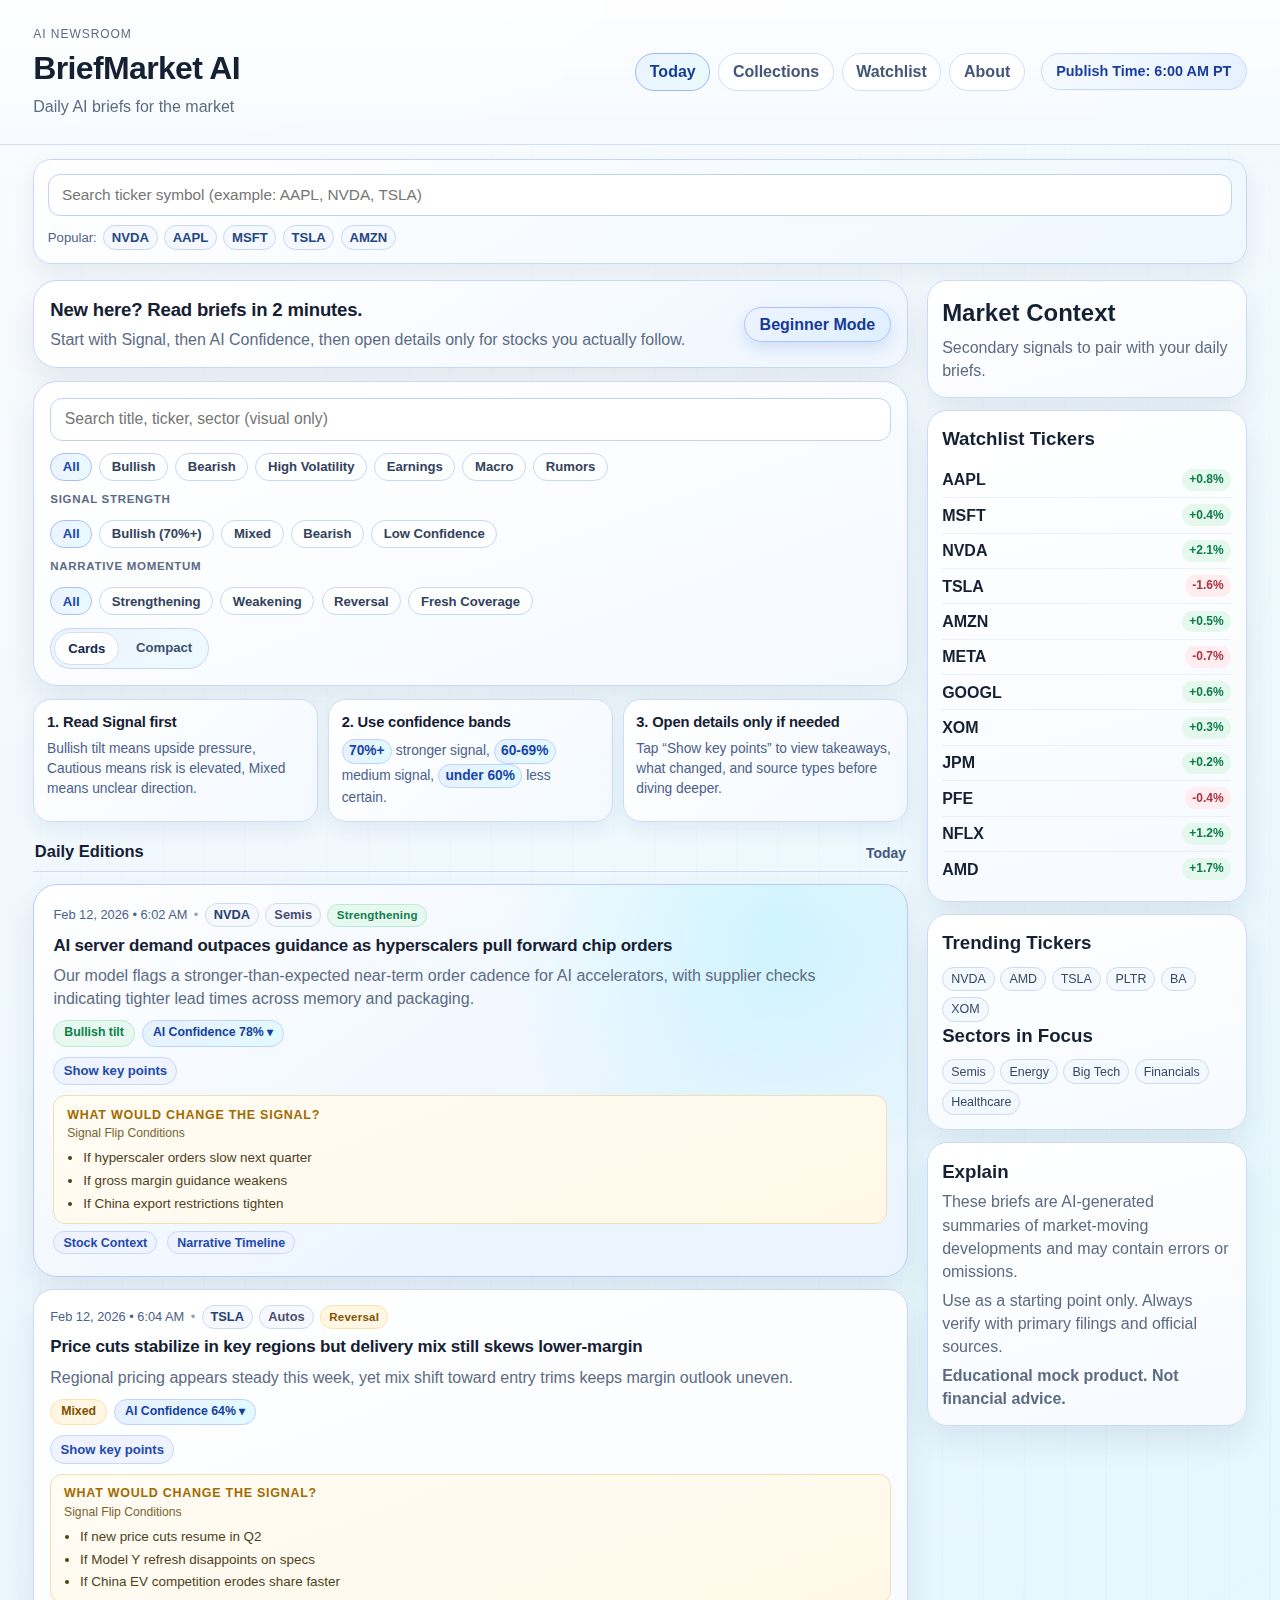
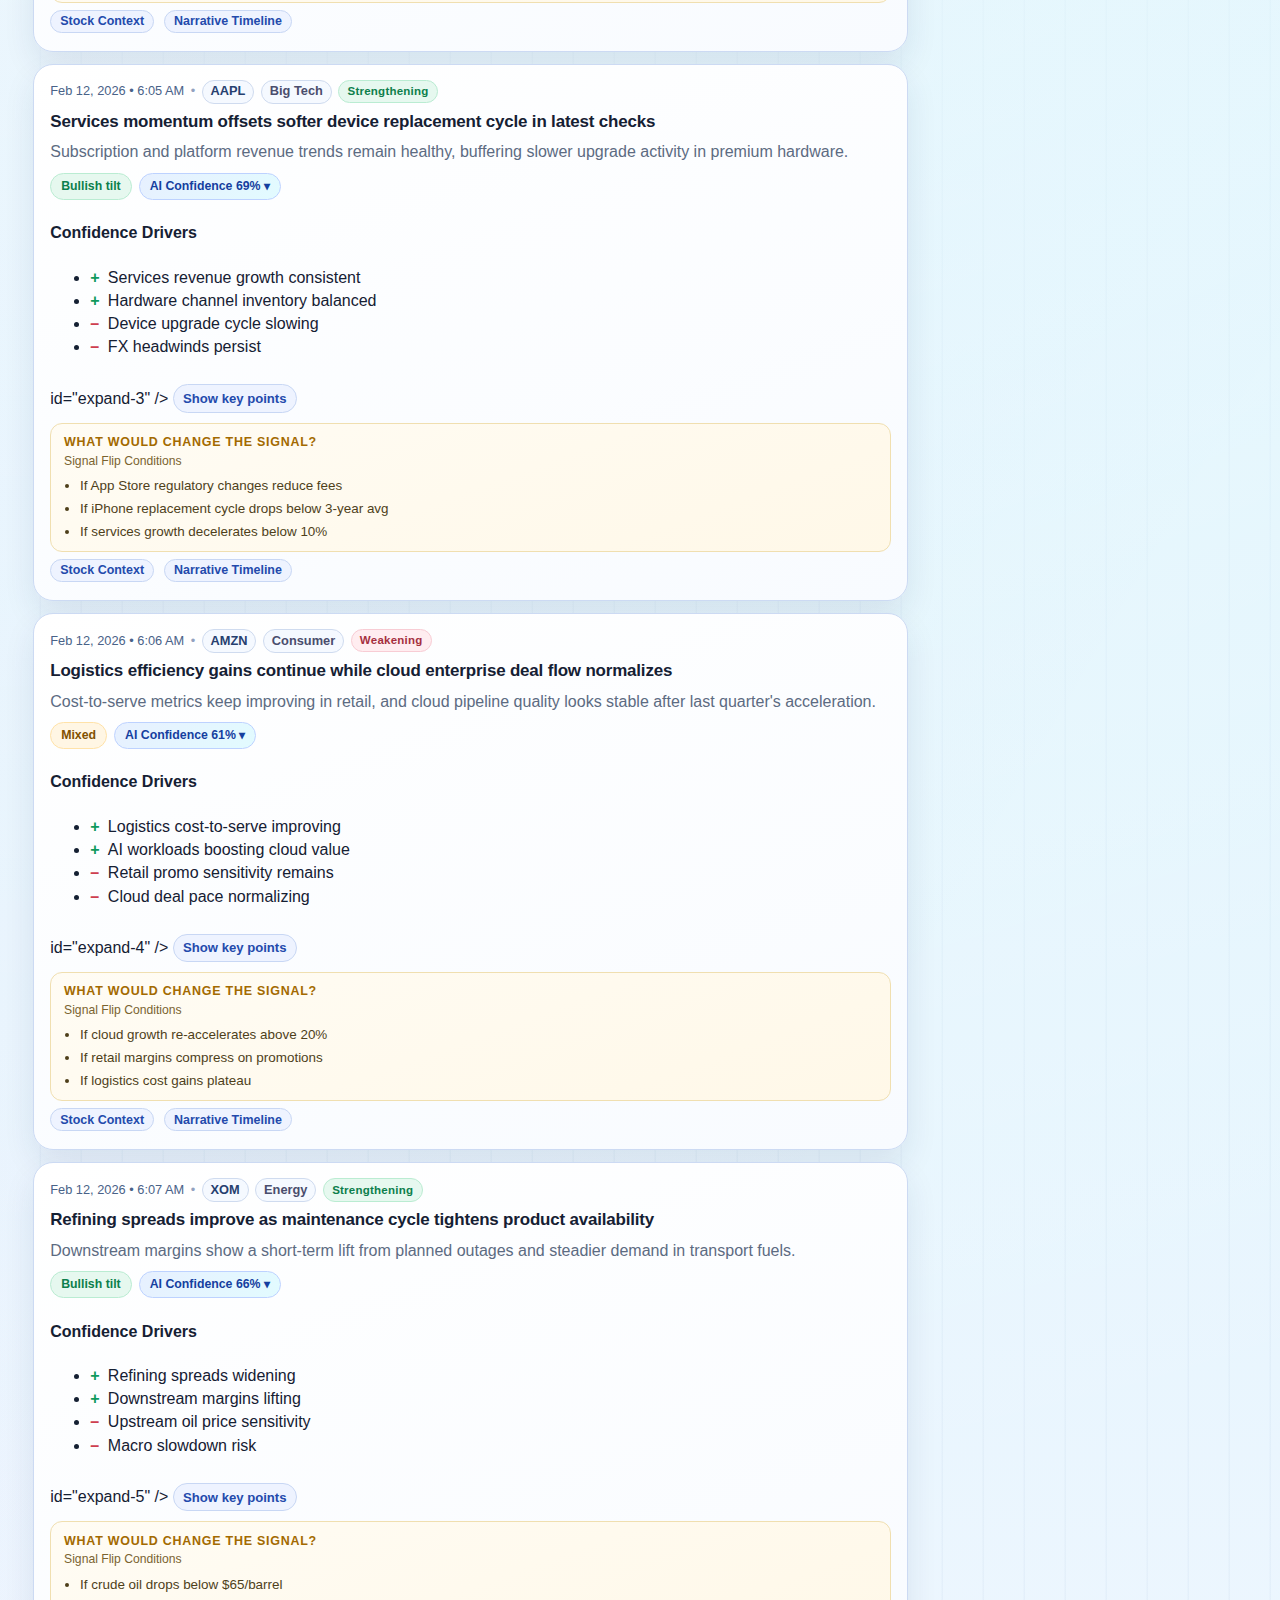
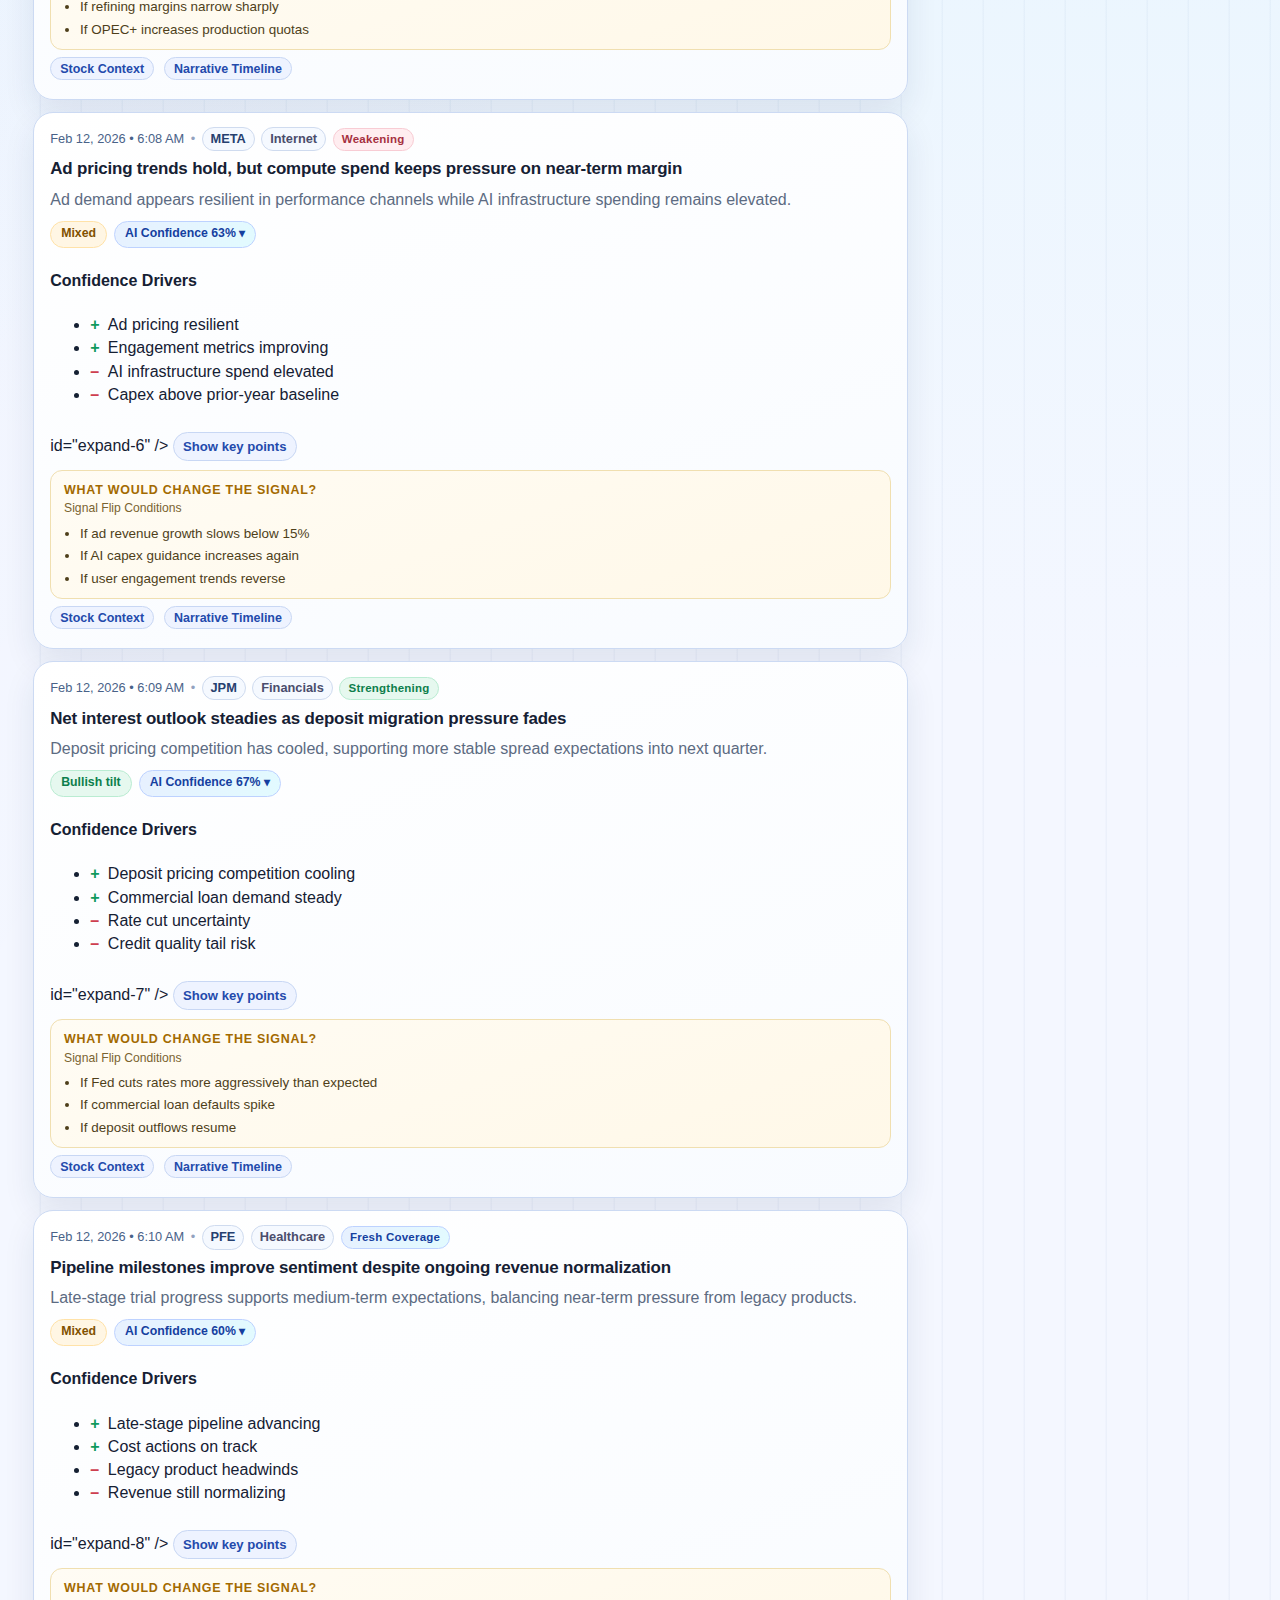
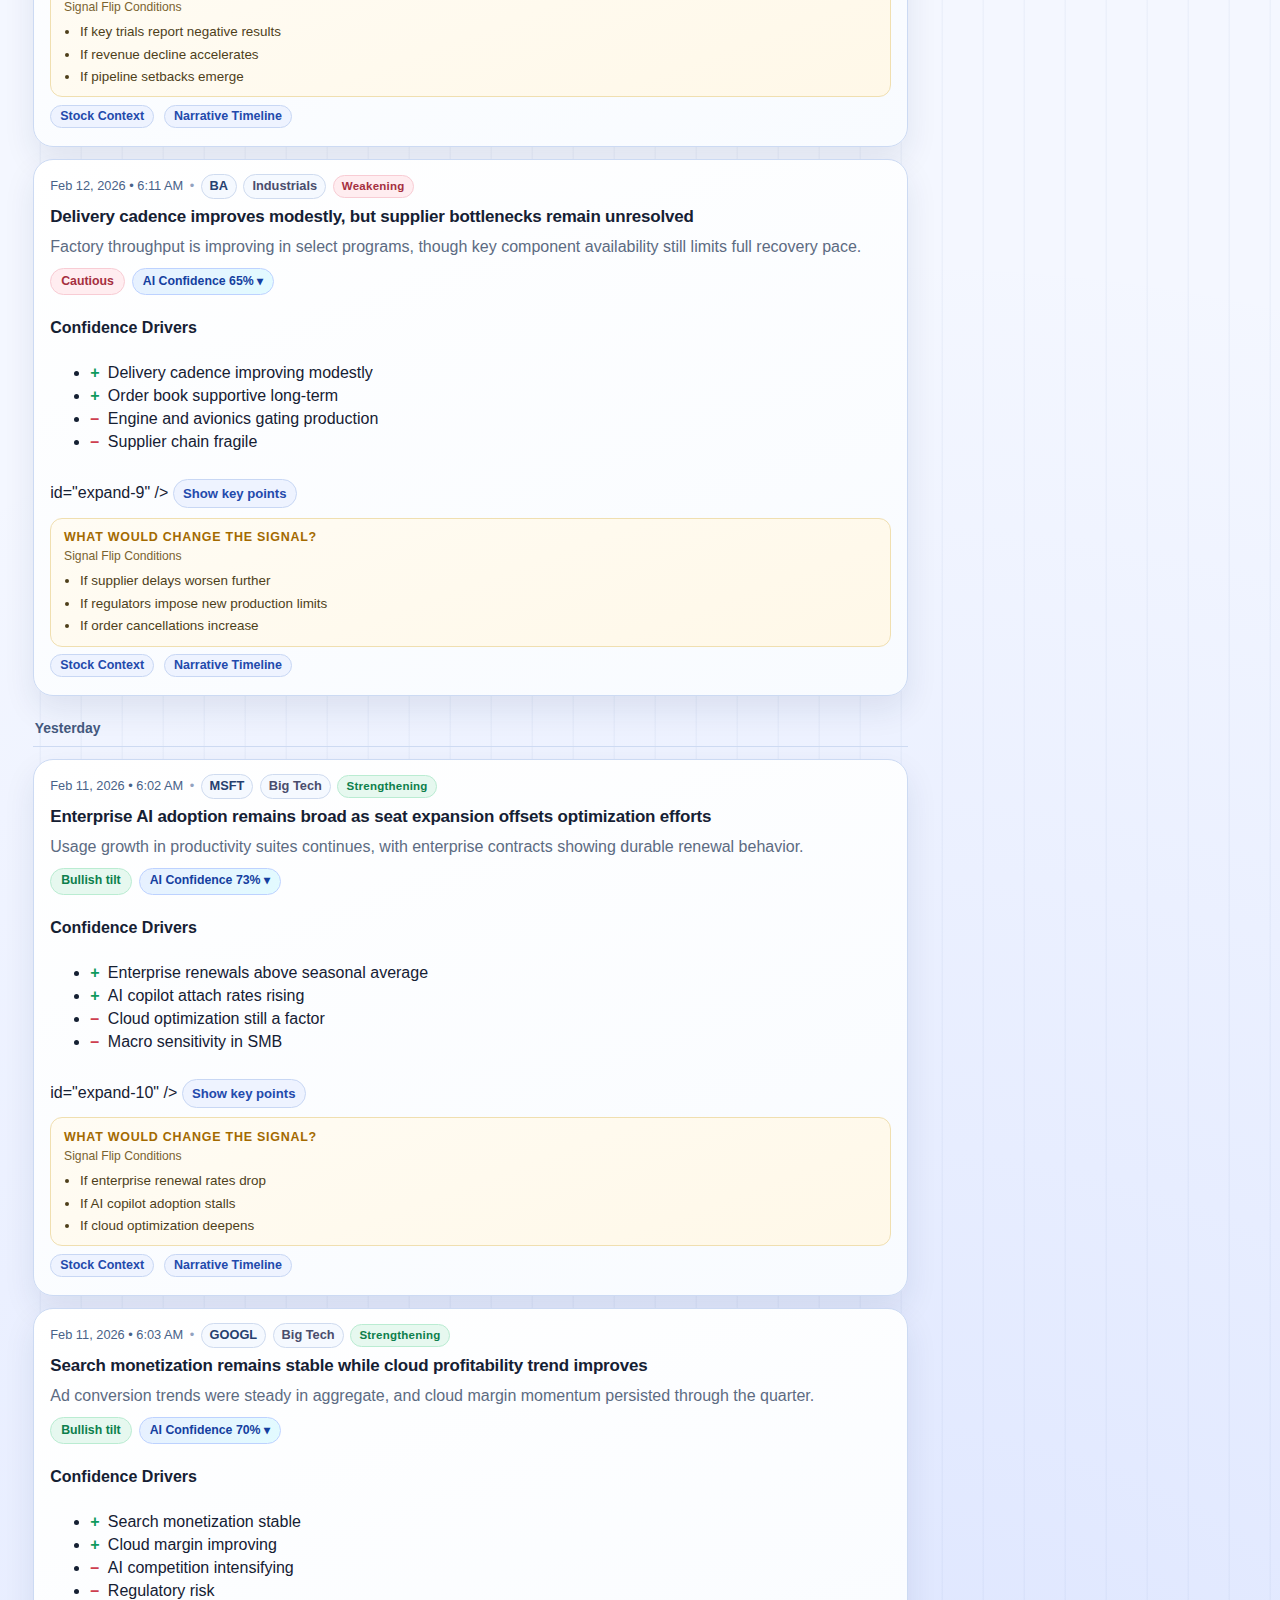
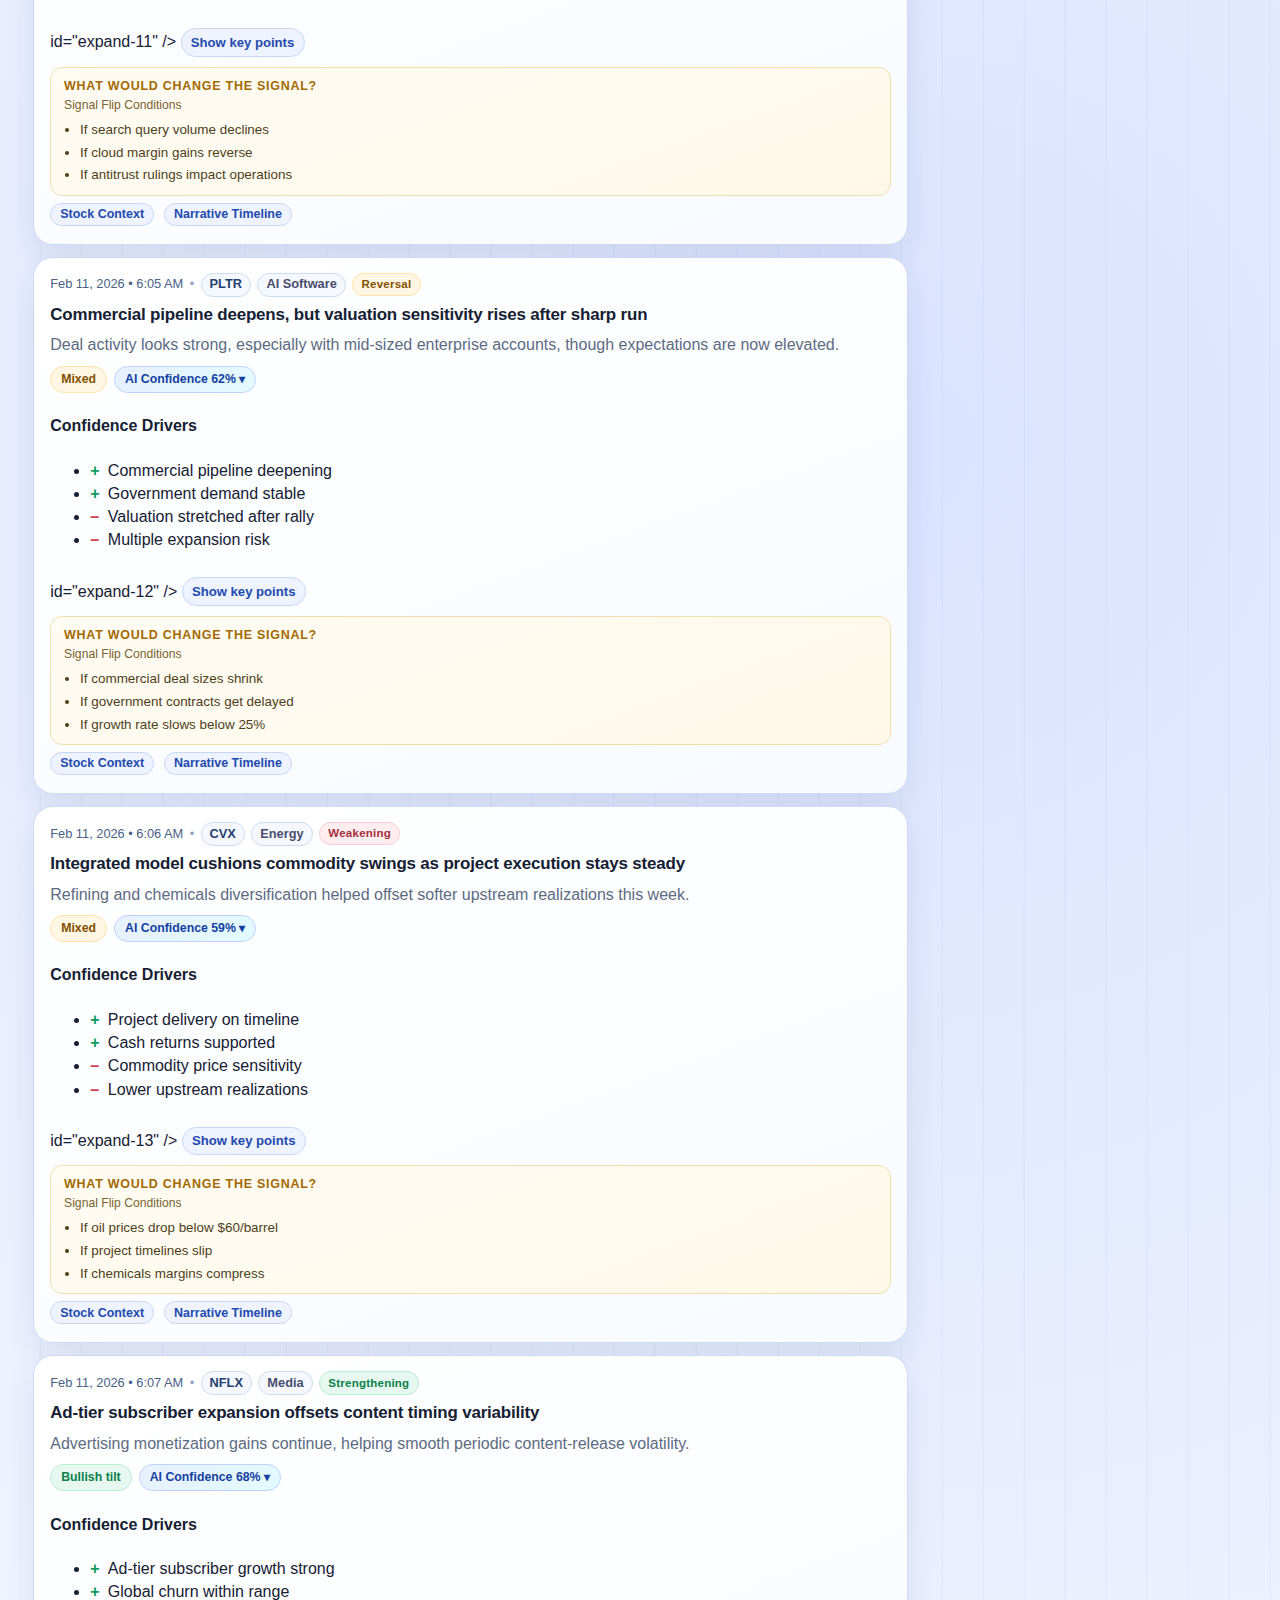
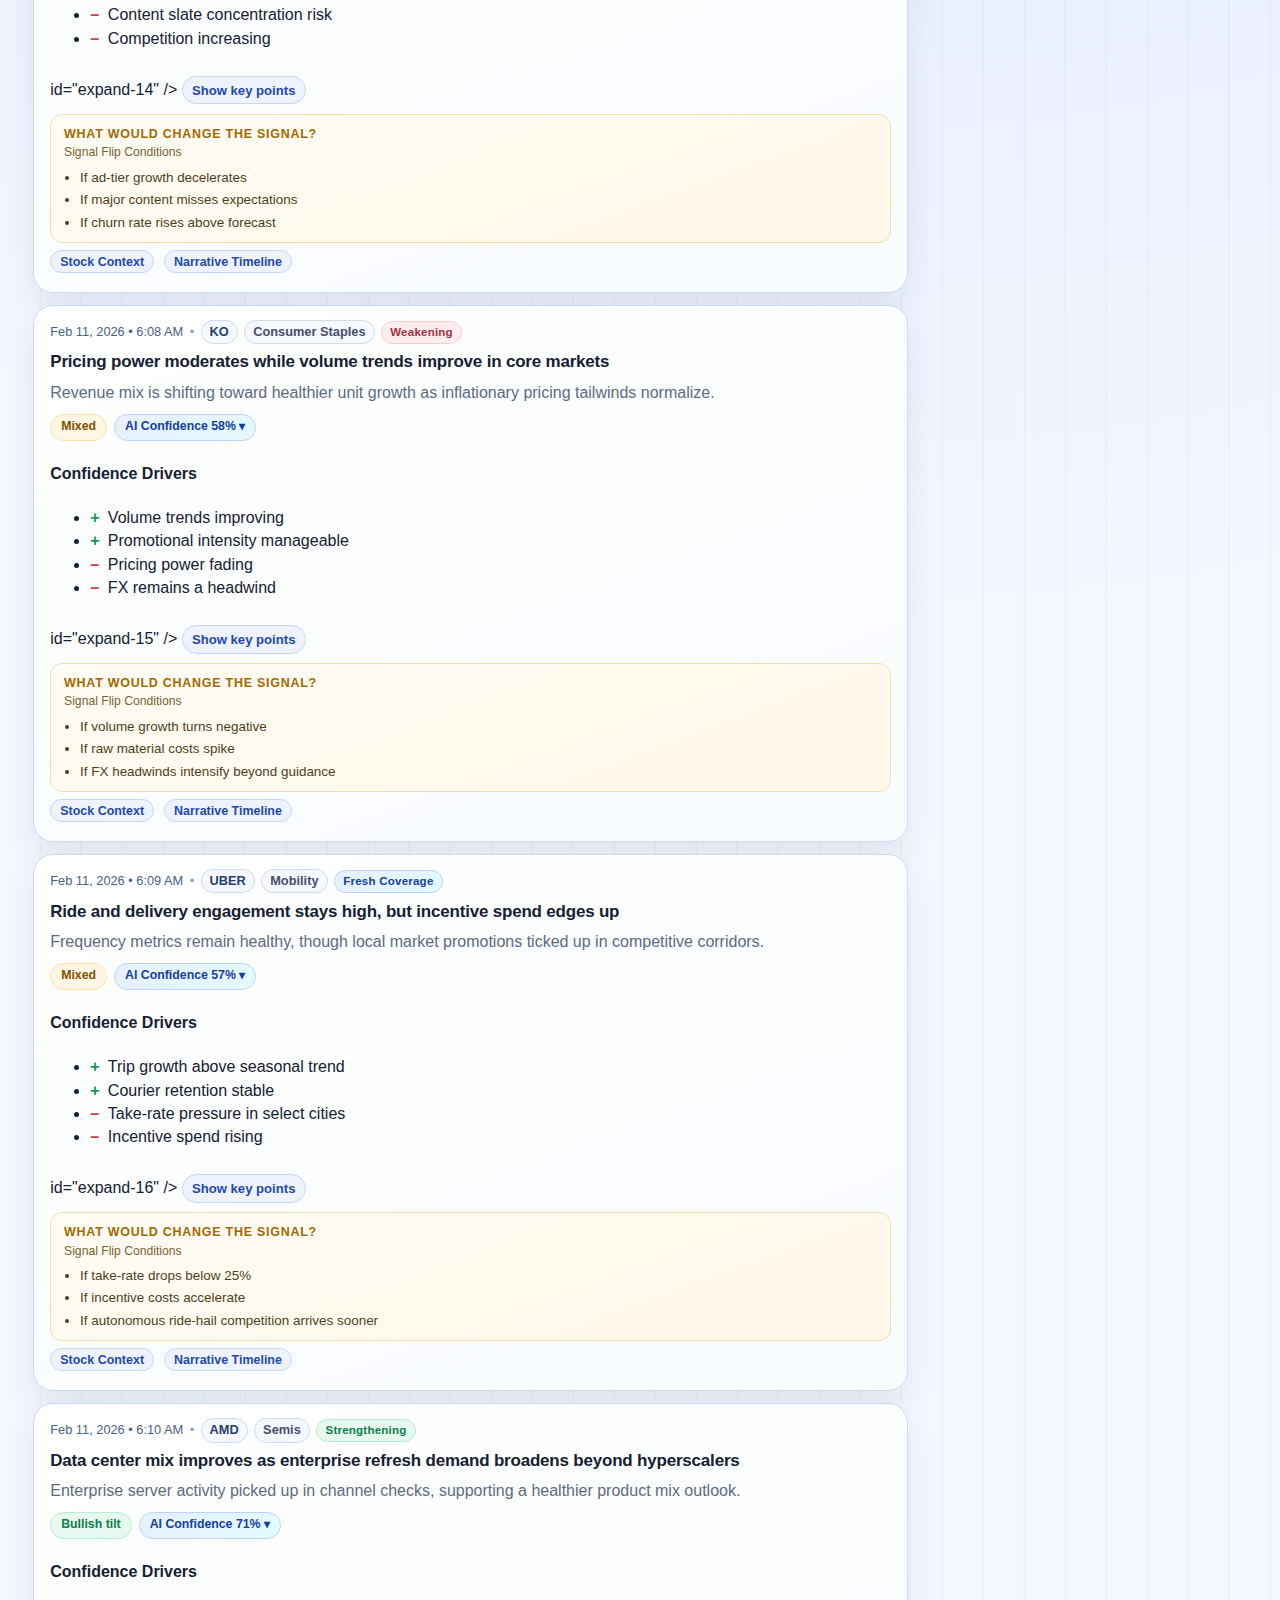
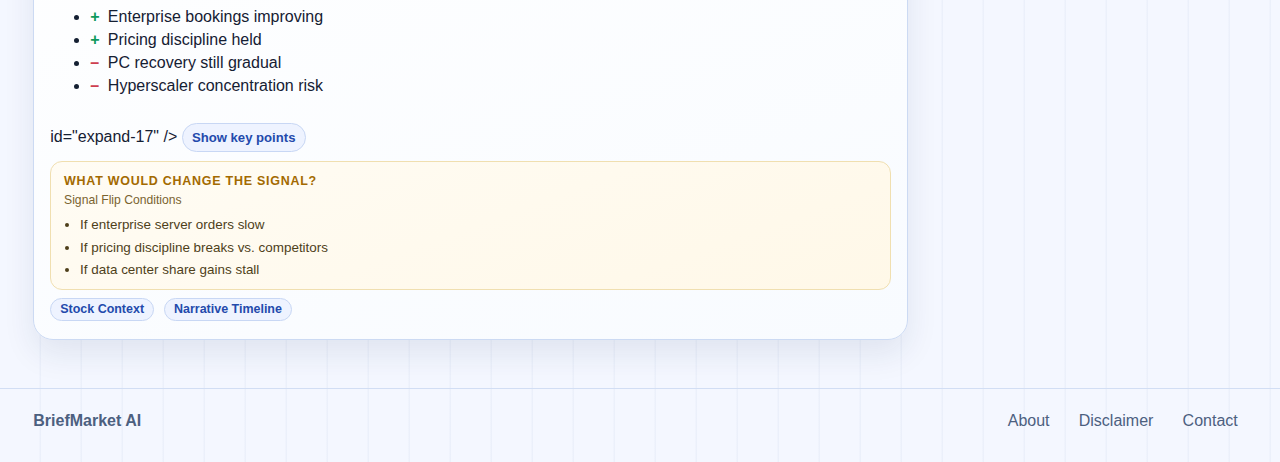
<file: frontend/index.html>
<!-- Open index.html in a browser. -->
<!doctype html>
<html lang="en">

<head>
  <meta charset="UTF-8" />
  <meta name="viewport" content="width=device-width, initial-scale=1.0" />
  <title>BriefMarket AI</title>
  <link rel="stylesheet" href="styles.css" />
</head>

<body>
  <header class="site-header">
    <div class="site-header__brand">
      <p class="site-header__kicker">AI Newsroom</p>
      <h1>BriefMarket AI</h1>
      <p>Daily AI briefs for the market</p>
    </div>

    <nav class="site-nav" aria-label="Primary navigation">
      <a href="index.html" aria-current="page">Today</a>
      <a href="collections.html">Collections</a>
      <a href="watchlist.html">Watchlist</a>
      <a href="about.html">About</a>
    </nav>

    <p class="publish-badge" aria-label="Daily publish time">Publish Time: 6:00 AM PT</p>
  </header>

  <section class="ticker-search" aria-label="Search tickers">
    <label class="sr-only" for="ticker-search">Search tickers</label>
    <input id="ticker-search" type="search" placeholder="Search ticker symbol (example: AAPL, NVDA, TSLA)" />
    <div class="ticker-search__chips" aria-hidden="true">
      <span>Popular:</span>
      <span class="ticker-chip">NVDA</span>
      <span class="ticker-chip">AAPL</span>
      <span class="ticker-chip">MSFT</span>
      <span class="ticker-chip">TSLA</span>
      <span class="ticker-chip">AMZN</span>
    </div>
  </section>

  <main class="layout" id="today">
    <section class="feed-area" aria-label="Daily article feed">
      <section class="onboarding" aria-label="Onboarding">
        <div>
          <h2>New here? Read briefs in 2 minutes.</h2>
          <p>Start with Signal, then AI Confidence, then open details only for stocks you actually follow.</p>
        </div>
        <div class="beginner-control">
          <input class="sr-only" type="checkbox" id="beginner-mode" />
          <label for="beginner-mode">Beginner Mode</label>

        </div>
      </section>

      <section class="beginner-panel" aria-label="Beginner explanation">
        <h3>How to read a brief quickly</h3>
        <p><strong>Signal</strong> is plain-English direction. <strong>AI Confidence</strong> is model certainty, not
          investment advice.</p>
        <p>Start with higher confidence updates in sectors you know, then cross-check with filings and official company
          releases.</p>
      </section>

      <section class="feed-controls" aria-label="Filtering and sorting">
        <label class="sr-only" for="search">Search briefs</label>
        <input id="search" type="search" placeholder="Search title, ticker, sector (visual only)" />

        <div class="chip-row" role="group" aria-label="Filter chips">
          <button type="button" class="chip chip--active">All</button>
          <button type="button" class="chip">Bullish</button>
          <button type="button" class="chip">Bearish</button>
          <button type="button" class="chip">High Volatility</button>
          <button type="button" class="chip">Earnings</button>
          <button type="button" class="chip">Macro</button>
          <button type="button" class="chip">Rumors</button>
        </div>

        <div class="filter-group">
          <span class="filter-group__label">Signal Strength</span>
          <div class="chip-row" role="group" aria-label="Signal strength filter">
            <button type="button" class="chip chip--active" data-filter-signal="all">All</button>
            <button type="button" class="chip" data-filter-signal="bullish">Bullish (70%+)</button>
            <button type="button" class="chip" data-filter-signal="mixed">Mixed</button>
            <button type="button" class="chip" data-filter-signal="bearish">Bearish</button>
            <button type="button" class="chip" data-filter-signal="low">Low Confidence</button>
          </div>
        </div>

        <div class="filter-group">
          <span class="filter-group__label">Narrative Momentum</span>
          <div class="chip-row" role="group" aria-label="Narrative momentum filter">
            <button type="button" class="chip chip--active" data-filter-narrative="all">All</button>
            <button type="button" class="chip" data-filter-narrative="strengthening">Strengthening</button>
            <button type="button" class="chip" data-filter-narrative="weakening">Weakening</button>
            <button type="button" class="chip" data-filter-narrative="reversal">Reversal</button>
            <button type="button" class="chip" data-filter-narrative="fresh">Fresh Coverage</button>
          </div>
        </div>

        <div class="view-toggle" role="tablist" aria-label="View toggle">
          <input class="sr-only" type="radio" name="view" id="view-cards" checked />
          <label for="view-cards" role="tab" aria-controls="article-feed">Cards</label>
          <input class="sr-only" type="radio" name="view" id="view-compact" />
          <label for="view-compact" role="tab" aria-controls="article-feed">Compact</label>
        </div>
      </section>

      <section class="quick-start" aria-label="How to read quickly">
        <article class="quick-start__item">
          <h3>1. Read Signal first</h3>
          <p>Bullish tilt means upside pressure, Cautious means risk is elevated, Mixed means unclear direction.</p>
        </article>
        <article class="quick-start__item">
          <h3>2. Use confidence bands</h3>
          <p><span class="confidence-mini">70%+</span> stronger signal, <span class="confidence-mini">60-69%</span>
            medium signal, <span class="confidence-mini">under 60%</span> less certain.</p>
        </article>
        <article class="quick-start__item">
          <h3>3. Open details only if needed</h3>
          <p>Tap “Show key points” to view takeaways, what changed, and source types before diving deeper.</p>
        </article>
      </section>

      <section class="edition-divider">
        <h2>Daily Editions</h2>
        <p>Today</p>
      </section>

      <section class="article-feed" id="article-feed" aria-label="Article cards">
        <article class="article article--hero" data-signal="bullish" data-narrative="strengthening">
          <p class="article__meta">Feb 12, 2026 • 6:02 AM <span class="article__dot">•</span> <span
              class="article__tag">NVDA</span> <span class="article__sector">Semis</span> <span
              class="narrative-badge narrative-badge--strengthening">Strengthening</span></p>
          <h3>AI server demand outpaces guidance as <span class="eli15"
              data-simple="Big cloud companies are buying chips earlier than expected">hyperscalers pull forward chip
              orders</span></h3>
          <p class="article__summary">Our model flags a stronger-than-expected near-term order cadence for AI
            accelerators, with <span class="eli15"
              data-simple="suppliers saying wait times are getting longer for memory and chip packaging">supplier checks
              indicating tighter lead times across memory and packaging</span>.</p>
          <p class="article__signals"><span class="signal signal--bull">Bullish tilt</span><span class="confidence"
              data-toggle aria-expanded="false" title="Click for breakdown">AI Confidence 78% ▾</span></p>
          <div class="confidence-breakdown">
            <h4>Confidence Drivers</h4>
            <ul>
              <li class="driver-pos">Strong earnings revisions</li>
              <li class="driver-pos">Supplier channel checks tightening</li>
              <li class="driver-pos"><span class="eli15"
                  data-simple="Most options traders are betting the stock goes up">Options flow skewed bullish</span>
              </li>
              <li class="driver-neg">Elevated valuation risk</li>
              <li class="driver-neg">Short-term overbought RSI</li>
            </ul>
          </div>
          <input class="sr-only" type="checkbox" id="expand-1" />
          <label class="expand-label" for="expand-1">Show key points</label>
          <div class="article__details">
            <ul>
              <li>Cloud buyers appear to be accelerating Q2 and Q3 hardware commitments.</li>
              <li>Channel commentary suggests premium pricing resilience for top-tier GPUs.</li>
              <li>Partner ecosystem signals a backlog in advanced packaging lanes.</li>
              <li>Peer readthrough is positive for networking and power-management names.</li>
            </ul>
            <p><strong>What changed since yesterday:</strong> confidence increased from 71% to 78% after new supplier
              commentary.</p>
            <p class="sources">Sources: <span>Earnings call</span><span>Channel checks</span><span>Newswire</span></p>
          </div>
          <div class="signal-flip">
            <h4>What Would Change the Signal?</h4>
            <p class="signal-flip__sub">Signal Flip Conditions</p>
            <ul>
              <li>If hyperscaler orders slow next quarter</li>
              <li>If gross margin guidance weakens</li>
              <li>If China export restrictions tighten</li>
            </ul>
          </div>
          <button class="stock-context-toggle" data-collapse="ctx-1" aria-expanded="false">Stock Context</button>
          <button class="narrative-toggle" data-collapse="nar-1" aria-expanded="false">Narrative Timeline</button>
          <div class="stock-context-panel" id="ctx-1">
            <dl class="stock-context-grid">
              <dt>Trend</dt>
              <dd>Uptrend (above 50 &amp; 200 MA)</dd>
              <dt>Valuation</dt>
              <dd>35x forward earnings</dd>
              <dt>Earnings Date</dt>
              <dd>May 18</dd>
              <dt>1-Mo Volatility</dt>
              <dd>High</dd>
              <dt>Sector Momentum</dt>
              <dd>Semis outperforming S&amp;P</dd>
            </dl>
          </div>
          <div class="narrative-panel" id="nar-1">
            <h4>Narrative Timeline</h4>
            <ul class="narrative-entries">
              <li><strong>Jan:</strong> Supply concerns</li>
              <li><strong>Feb:</strong> AI demand accelerating</li>
              <li><strong>Mar:</strong> Hyperscaler pull-forward orders</li>
              <li><strong>Apr:</strong> Margin expansion expectations</li>
            </ul>
          </div>
        </article>

        <article class="article" data-signal="mixed" data-narrative="reversal">
          <p class="article__meta">Feb 12, 2026 • 6:04 AM <span class="article__dot">•</span> <span
              class="article__tag">TSLA</span> <span class="article__sector">Autos</span> <span
              class="narrative-badge narrative-badge--reversal">Reversal</span></p>
          <h3>Price cuts stabilize in key regions but <span class="eli15"
              data-simple="the mix of cars sold still leans toward cheaper models with thinner profits">delivery mix
              still skews lower-margin</span></h3>
          <p class="article__summary">Regional pricing appears steady this week, yet mix shift toward entry trims keeps
            margin outlook uneven.</p>
          <p class="article__signals"><span class="signal signal--mixed">Mixed</span><span class="confidence"
              data-toggle aria-expanded="false" title="Click for breakdown">AI Confidence 64% ▾</span></p>
          <div class="confidence-breakdown">
            <h4>Confidence Drivers</h4>
            <ul>
              <li class="driver-pos">Pricing stabilization in major markets</li>
              <li class="driver-pos">Model refresh chatter improving traffic</li>
              <li class="driver-neg">Lower-margin trim mix dominates</li>
              <li class="driver-neg">Competitive EV landscape intensifying</li>
            </ul>
          </div>
          <input class="sr-only" type="checkbox" id="expand-2" />
          <label class="expand-label" for="expand-2">Show key points</label>
          <div class="article__details">
            <ul>
              <li>Model refresh chatter supports showroom traffic in North America.</li>
              <li>European discounting cooled compared with last month.</li>
              <li>Lower-priced trims remain the largest unit contributor.</li>
            </ul>
            <p><strong>What changed since yesterday:</strong> signal moved from cautious to mixed on pricing stability.
            </p>
            <p class="sources">Sources: <span>Dealer checks</span><span>Registration data</span><span>Newswire</span>
            </p>
          </div>
          <div class="signal-flip">
            <h4>What Would Change the Signal?</h4>
            <p class="signal-flip__sub">Signal Flip Conditions</p>
            <ul>
              <li>If new price cuts resume in Q2</li>
              <li>If Model Y refresh disappoints on specs</li>
              <li>If China EV competition erodes share faster</li>
            </ul>
          </div>
          <button class="stock-context-toggle" data-collapse="ctx-2" aria-expanded="false">Stock Context</button>
          <button class="narrative-toggle" data-collapse="nar-2" aria-expanded="false">Narrative Timeline</button>
          <div class="stock-context-panel" id="ctx-2">
            <dl class="stock-context-grid">
              <dt>Trend</dt>
              <dd>Sideways (near 50 MA)</dd>
              <dt>Valuation</dt>
              <dd>58x forward earnings</dd>
              <dt>Earnings Date</dt>
              <dd>Apr 22</dd>
              <dt>1-Mo Volatility</dt>
              <dd>High</dd>
              <dt>Sector Momentum</dt>
              <dd>Autos underperforming S&amp;P</dd>
            </dl>
          </div>
          <div class="narrative-panel" id="nar-2">
            <h4>Narrative Timeline</h4>
            <ul class="narrative-entries">
              <li><strong>Jan:</strong> Price war fears</li>
              <li><strong>Feb:</strong> Pricing stabilization</li>
              <li><strong>Mar:</strong> Model refresh speculation</li>
              <li><strong>Apr:</strong> Margin recovery hopes</li>
            </ul>
          </div>
        </article>

        <article class="article" data-signal="mixed" data-narrative="strengthening">
          <p class="article__meta">Feb 12, 2026 • 6:05 AM <span class="article__dot">•</span> <span
              class="article__tag">AAPL</span> <span class="article__sector">Big Tech</span> <span
              class="narrative-badge narrative-badge--strengthening">Strengthening</span></p>
          <h3>Services momentum offsets <span class="eli15"
              data-simple="people are keeping their phones and laptops longer before upgrading">softer device
              replacement cycle</span> in latest checks</h3>
          <p class="article__summary">Subscription and platform revenue trends remain healthy, buffering slower upgrade
            activity in premium hardware.</p>
          <p class="article__signals"><span class="signal signal--bull">Bullish tilt</span><span class="confidence"
              data-toggle aria-expanded="false" title="Click for breakdown">AI
              Confidence 69% ▾</span></p>
          <input class="sr-only" type="checkbox" <div class="confidence-breakdown">
          <h4>Confidence Drivers</h4>
          <ul>
            <li class="driver-pos">Services revenue growth consistent</li>
            <li class="driver-pos">Hardware channel inventory balanced</li>
            <li class="driver-neg">Device upgrade cycle slowing</li>
            <li class="driver-neg">FX headwinds persist</li>
          </ul>
          </div>
          id="expand-3" />
          <label class="expand-label" for="expand-3">Show key points</label>
          <div class="article__details">
            <ul>
              <li>Services attach rates expanded in three major regions.</li>
              <li>Hardware channel inventory appears balanced.</li>
              <li>FX pressure remains a manageable headwind.</li>
            </ul>
            <p><strong>What changed since yesterday:</strong> sentiment improved after stronger recurring-revenue
              signals.</p>
            <p class="sources">Sources: <span>10-Q</span><span>Earnings call</span><span>App data</span></p>
          </div>
          <div class="signal-flip">
            <h4>What Would Change the Signal?</h4>
            <p class="signal-flip__sub">Signal Flip Conditions</p>
            <ul>
              <li>If App Store regulatory changes reduce fees</li>
              <li>If iPhone replacement cycle drops below 3-year avg</li>
              <li>If services growth decelerates below 10%</li>
            </ul>
          </div>
          <button class="stock-context-toggle" data-collapse="ctx-3" aria-expanded="false">Stock Context</button>
          <button class="narrative-toggle" data-collapse="nar-3" aria-expanded="false">Narrative Timeline</button>
          <div class="stock-context-panel" id="ctx-3">
            <dl class="stock-context-grid">
              <dt>Trend</dt>
              <dd>Uptrend (above 200 MA)</dd>
              <dt>Valuation</dt>
              <dd>28x forward earnings</dd>
              <dt>Earnings Date</dt>
              <dd>May 1</dd>
              <dt>1-Mo Volatility</dt>
              <dd>Moderate</dd>
              <dt>Sector Momentum</dt>
              <dd>Big Tech in line with S&amp;P</dd>
            </dl>
          </div>
          <div class="narrative-panel" id="nar-3">
            <h4>Narrative Timeline</h4>
            <ul class="narrative-entries">
              <li><strong>Jan:</strong> Services growth focus</li>
              <li><strong>Feb:</strong> Upgrade cycle concerns</li>
              <li><strong>Mar:</strong> App Store regulatory risk</li>
              <li><strong>Apr:</strong> Services momentum confirmed</li>
            </ul>
          </div>

        </article>

        <article class="article" data-signal="mixed" data-narrative="weakening">
          <p class="article__meta">Feb 12, 2026 • 6:06 AM <span class="article__dot">•</span> <span
              class="article__tag">AMZN</span> <span class="article__sector">Consumer</span> <span
              class="narrative-badge narrative-badge--weakening">Weakening</span></p>
          <h3>Logistics efficiency gains continue while <span class="eli15"
              data-simple="cloud sales are returning to a normal pace after a period of fast growth">cloud enterprise
              deal flow normalizes</span></h3>
          <p class="article__summary">Cost-to-serve metrics keep improving in retail, and cloud pipeline quality looks
            stable after last quarter's acceleration.</p>
          <p class="article__signals"><span class="signal signal--mixed">Mixed</span><span class="confidence"
              data-toggle aria-expanded="false" title="Click for breakdown">AI
              Confidence 61% ▾</span></p>
          <input class="sr-only" type="checkbox" <div class="confidence-breakdown">
          <h4>Confidence Drivers</h4>
          <ul>
            <li class="driver-pos">Logistics cost-to-serve improving</li>
            <li class="driver-pos">AI workloads boosting cloud value</li>
            <li class="driver-neg">Retail promo sensitivity remains</li>
            <li class="driver-neg">Cloud deal pace normalizing</li>
          </ul>
          </div>
          id="expand-4" />
          <label class="expand-label" for="expand-4">Show key points</label>
          <div class="article__details">
            <ul>
              <li>Delivery route density improved in major metro hubs.</li>
              <li>AI workloads support higher-value cloud contracts.</li>
              <li>Retail promotions remain margin-sensitive.</li>
            </ul>
            <p><strong>What changed since yesterday:</strong> confidence rose slightly on logistics data.</p>
            <p class="sources">Sources: <span>Company filing</span><span>Industry surveys</span><span>Newswire</span>
            </p>
          </div>
          <div class="signal-flip">
            <h4>What Would Change the Signal?</h4>
            <p class="signal-flip__sub">Signal Flip Conditions</p>
            <ul>
              <li>If cloud growth re-accelerates above 20%</li>
              <li>If retail margins compress on promotions</li>
              <li>If logistics cost gains plateau</li>
            </ul>
          </div>
          <button class="stock-context-toggle" data-collapse="ctx-4" aria-expanded="false">Stock Context</button>
          <button class="narrative-toggle" data-collapse="nar-4" aria-expanded="false">Narrative Timeline</button>
          <div class="stock-context-panel" id="ctx-4">
            <dl class="stock-context-grid">
              <dt>Trend</dt>
              <dd>Uptrend (above 50 MA)</dd>
              <dt>Valuation</dt>
              <dd>42x forward earnings</dd>
              <dt>Earnings Date</dt>
              <dd>Apr 24</dd>
              <dt>1-Mo Volatility</dt>
              <dd>Moderate</dd>
              <dt>Sector Momentum</dt>
              <dd>Consumer in line with S&amp;P</dd>
            </dl>
          </div>
          <div class="narrative-panel" id="nar-4">
            <h4>Narrative Timeline</h4>
            <ul class="narrative-entries">
              <li><strong>Jan:</strong> Logistics gains</li>
              <li><strong>Feb:</strong> Cloud normalization</li>
              <li><strong>Mar:</strong> Retail margin pressure</li>
              <li><strong>Apr:</strong> AI workload tailwinds</li>
            </ul>
          </div>

        </article>

        <article class="article" data-signal="mixed" data-narrative="strengthening">
          <p class="article__meta">Feb 12, 2026 • 6:07 AM <span class="article__dot">•</span> <span
              class="article__tag">XOM</span> <span class="article__sector">Energy</span> <span
              class="narrative-badge narrative-badge--strengthening">Strengthening</span></p>
          <h3>Refining spreads improve as <span class="eli15"
              data-simple="scheduled refinery shutdowns are reducing fuel supply, pushing margins up">maintenance cycle
              tightens product availability</span></h3>
          <p class="article__summary">Downstream margins show a short-term lift from planned outages and steadier demand
            in transport fuels.</p>
          <p class="article__signals"><span class="signal signal--bull">Bullish tilt</span><span class="confidence"
              data-toggle aria-expanded="false" title="Click for breakdown">AI
              Confidence 66% ▾</span></p>
          <input class="sr-only" type="checkbox" <div class="confidence-breakdown">
          <h4>Confidence Drivers</h4>
          <ul>
            <li class="driver-pos">Refining spreads widening</li>
            <li class="driver-pos">Downstream margins lifting</li>
            <li class="driver-neg">Upstream oil price sensitivity</li>
            <li class="driver-neg">Macro slowdown risk</li>
          </ul>
          </div>
          id="expand-5" />
          <label class="expand-label" for="expand-5">Show key points</label>
          <div class="article__details">
            <ul>
              <li>Product cracks widened across two benchmark regions.</li>
              <li>Upstream sensitivity to oil price remains moderate.</li>
              <li>Capital return outlook still well-supported.</li>
            </ul>
            <p><strong>What changed since yesterday:</strong> signal upgraded from mixed on refining data.</p>
            <p class="sources">Sources: <span>Industry data</span><span>10-K</span><span>Newswire</span></p>
          </div>
          <div class="signal-flip">
            <h4>What Would Change the Signal?</h4>
            <p class="signal-flip__sub">Signal Flip Conditions</p>
            <ul>
              <li>If crude oil drops below $65/barrel</li>
              <li>If refining margins narrow sharply</li>
              <li>If OPEC+ increases production quotas</li>
            </ul>
          </div>
          <button class="stock-context-toggle" data-collapse="ctx-5" aria-expanded="false">Stock Context</button>
          <button class="narrative-toggle" data-collapse="nar-5" aria-expanded="false">Narrative Timeline</button>
          <div class="stock-context-panel" id="ctx-5">
            <dl class="stock-context-grid">
              <dt>Trend</dt>
              <dd>Uptrend (above 50 &amp; 200 MA)</dd>
              <dt>Valuation</dt>
              <dd>12x forward earnings</dd>
              <dt>Earnings Date</dt>
              <dd>May 2</dd>
              <dt>1-Mo Volatility</dt>
              <dd>Low</dd>
              <dt>Sector Momentum</dt>
              <dd>Energy outperforming S&amp;P</dd>
            </dl>
          </div>
          <div class="narrative-panel" id="nar-5">
            <h4>Narrative Timeline</h4>
            <ul class="narrative-entries">
              <li><strong>Jan:</strong> Oil price stability</li>
              <li><strong>Feb:</strong> Refining margin expansion</li>
              <li><strong>Mar:</strong> Maintenance tightening supply</li>
              <li><strong>Apr:</strong> Capital return confidence</li>
            </ul>
          </div>

        </article>

        <article class="article" data-signal="mixed" data-narrative="weakening">
          <p class="article__meta">Feb 12, 2026 • 6:08 AM <span class="article__dot">•</span> <span
              class="article__tag">META</span> <span class="article__sector">Internet</span> <span
              class="narrative-badge narrative-badge--weakening">Weakening</span></p>
          <h3>Ad pricing trends hold, but <span class="eli15"
              data-simple="heavy spending on AI servers is squeezing short-term profits">compute spend keeps pressure on
              near-term margin</span></h3>
          <p class="article__summary">Ad demand appears resilient in performance channels while AI infrastructure
            spending remains elevated.</p>
          <p class="article__signals"><span class="signal signal--mixed">Mixed</span><span class="confidence"
              data-toggle aria-expanded="false" title="Click for breakdown">AI
              Confidence 63% ▾</span></p>
          <input class="sr-only" type="checkbox" <div class="confidence-breakdown">
          <h4>Confidence Drivers</h4>
          <ul>
            <li class="driver-pos">Ad pricing resilient</li>
            <li class="driver-pos">Engagement metrics improving</li>
            <li class="driver-neg">AI infrastructure spend elevated</li>
            <li class="driver-neg">Capex above prior-year baseline</li>
          </ul>
          </div>
          id="expand-6" />
          <label class="expand-label" for="expand-6">Show key points</label>
          <div class="article__details">
            <ul>
              <li>Engagement metrics improved in short-form surfaces.</li>
              <li>Cost per impression stabilized versus last month.</li>
              <li>Capex pace remains above prior-year baseline.</li>
            </ul>
            <p><strong>What changed since yesterday:</strong> no major signal change; confidence trimmed 1 point.</p>
            <p class="sources">Sources: <span>Ad tracker</span><span>Earnings call</span><span>Newswire</span></p>
          </div>
          <div class="signal-flip">
            <h4>What Would Change the Signal?</h4>
            <p class="signal-flip__sub">Signal Flip Conditions</p>
            <ul>
              <li>If ad revenue growth slows below 15%</li>
              <li>If AI capex guidance increases again</li>
              <li>If user engagement trends reverse</li>
            </ul>
          </div>
          <button class="stock-context-toggle" data-collapse="ctx-6" aria-expanded="false">Stock Context</button>
          <button class="narrative-toggle" data-collapse="nar-6" aria-expanded="false">Narrative Timeline</button>
          <div class="stock-context-panel" id="ctx-6">
            <dl class="stock-context-grid">
              <dt>Trend</dt>
              <dd>Uptrend (near 50 MA)</dd>
              <dt>Valuation</dt>
              <dd>22x forward earnings</dd>
              <dt>Earnings Date</dt>
              <dd>Apr 30</dd>
              <dt>1-Mo Volatility</dt>
              <dd>Moderate</dd>
              <dt>Sector Momentum</dt>
              <dd>Internet in line with S&amp;P</dd>
            </dl>
          </div>
          <div class="narrative-panel" id="nar-6">
            <h4>Narrative Timeline</h4>
            <ul class="narrative-entries">
              <li><strong>Jan:</strong> Ad demand recovery</li>
              <li><strong>Feb:</strong> AI capex concerns</li>
              <li><strong>Mar:</strong> Engagement gains</li>
              <li><strong>Apr:</strong> Margin pressure narrative</li>
            </ul>
          </div>

        </article>

        <article class="article" data-signal="mixed" data-narrative="strengthening">
          <p class="article__meta">Feb 12, 2026 • 6:09 AM <span class="article__dot">•</span> <span
              class="article__tag">JPM</span> <span class="article__sector">Financials</span> <span
              class="narrative-badge narrative-badge--strengthening">Strengthening</span></p>
          <h3>Net interest outlook steadies as <span class="eli15"
              data-simple="fewer customers are moving their money to higher-rate accounts, stabilizing the bank's costs">deposit
              migration pressure fades</span></h3>
          <p class="article__summary">Deposit pricing competition has cooled, supporting more stable spread expectations
            into next quarter.</p>
          <p class="article__signals"><span class="signal signal--bull">Bullish tilt</span><span class="confidence"
              data-toggle aria-expanded="false" title="Click for breakdown">AI
              Confidence 67% ▾</span></p>
          <input class="sr-only" type="checkbox" <div class="confidence-breakdown">
          <h4>Confidence Drivers</h4>
          <ul>
            <li class="driver-pos">Deposit pricing competition cooling</li>
            <li class="driver-pos">Commercial loan demand steady</li>
            <li class="driver-neg">Rate cut uncertainty</li>
            <li class="driver-neg">Credit quality tail risk</li>
          </ul>
          </div>
          id="expand-7" />
          <label class="expand-label" for="expand-7">Show key points</label>
          <div class="article__details">
            <ul>
              <li>Commercial loan demand remains steady in mid-market accounts.</li>
              <li>Credit quality trends remain contained.</li>
              <li>Capital return flexibility stays intact.</li>
            </ul>
            <p><strong>What changed since yesterday:</strong> cautious flag removed after deposit beta update.</p>
            <p class="sources">Sources: <span>Fed data</span><span>10-Q</span><span>Conference remarks</span></p>
          </div>
          <div class="signal-flip">
            <h4>What Would Change the Signal?</h4>
            <p class="signal-flip__sub">Signal Flip Conditions</p>
            <ul>
              <li>If Fed cuts rates more aggressively than expected</li>
              <li>If commercial loan defaults spike</li>
              <li>If deposit outflows resume</li>
            </ul>
          </div>
          <button class="stock-context-toggle" data-collapse="ctx-7" aria-expanded="false">Stock Context</button>
          <button class="narrative-toggle" data-collapse="nar-7" aria-expanded="false">Narrative Timeline</button>
          <div class="stock-context-panel" id="ctx-7">
            <dl class="stock-context-grid">
              <dt>Trend</dt>
              <dd>Uptrend (above 200 MA)</dd>
              <dt>Valuation</dt>
              <dd>11x forward earnings</dd>
              <dt>Earnings Date</dt>
              <dd>Apr 11</dd>
              <dt>1-Mo Volatility</dt>
              <dd>Low</dd>
              <dt>Sector Momentum</dt>
              <dd>Financials outperforming S&amp;P</dd>
            </dl>
          </div>
          <div class="narrative-panel" id="nar-7">
            <h4>Narrative Timeline</h4>
            <ul class="narrative-entries">
              <li><strong>Jan:</strong> NII stabilization</li>
              <li><strong>Feb:</strong> Deposit migration easing</li>
              <li><strong>Mar:</strong> Credit quality holding</li>
              <li><strong>Apr:</strong> Capital return outlook positive</li>
            </ul>
          </div>

        </article>

        <article class="article" data-signal="low" data-narrative="fresh">
          <p class="article__meta">Feb 12, 2026 • 6:10 AM <span class="article__dot">•</span> <span
              class="article__tag">PFE</span> <span class="article__sector">Healthcare</span> <span
              class="narrative-badge narrative-badge--fresh">Fresh Coverage</span></p>
          <h3>Pipeline milestones improve sentiment despite <span class="eli15"
              data-simple="the company's income is settling back to normal after a period of unusually high sales">ongoing
              revenue normalization</span></h3>
          <p class="article__summary">Late-stage trial progress supports medium-term expectations, balancing near-term
            pressure from legacy products.</p>
          <p class="article__signals"><span class="signal signal--mixed">Mixed</span><span class="confidence"
              data-toggle aria-expanded="false" title="Click for breakdown">AI
              Confidence 60% ▾</span></p>
          <input class="sr-only" type="checkbox" <div class="confidence-breakdown">
          <h4>Confidence Drivers</h4>
          <ul>
            <li class="driver-pos">Late-stage pipeline advancing</li>
            <li class="driver-pos">Cost actions on track</li>
            <li class="driver-neg">Legacy product headwinds</li>
            <li class="driver-neg">Revenue still normalizing</li>
          </ul>
          </div>
          id="expand-8" />
          <label class="expand-label" for="expand-8">Show key points</label>
          <div class="article__details">
            <ul>
              <li>Two late-stage programs advanced enrollment timelines.</li>
              <li>Commercial portfolio headwinds are moderating.</li>
              <li>Cost actions remain on track.</li>
            </ul>
            <p><strong>What changed since yesterday:</strong> confidence rose from 57% on trial timeline clarity.</p>
            <p class="sources">Sources: <span>Clinical registry</span><span>10-K</span><span>Newswire</span></p>
          </div>
          <div class="signal-flip">
            <h4>What Would Change the Signal?</h4>
            <p class="signal-flip__sub">Signal Flip Conditions</p>
            <ul>
              <li>If key trials report negative results</li>
              <li>If revenue decline accelerates</li>
              <li>If pipeline setbacks emerge</li>
            </ul>
          </div>
          <button class="stock-context-toggle" data-collapse="ctx-8" aria-expanded="false">Stock Context</button>
          <button class="narrative-toggle" data-collapse="nar-8" aria-expanded="false">Narrative Timeline</button>
          <div class="stock-context-panel" id="ctx-8">
            <dl class="stock-context-grid">
              <dt>Trend</dt>
              <dd>Downtrend (below 200 MA)</dd>
              <dt>Valuation</dt>
              <dd>11x forward earnings</dd>
              <dt>Earnings Date</dt>
              <dd>Apr 29</dd>
              <dt>1-Mo Volatility</dt>
              <dd>Moderate</dd>
              <dt>Sector Momentum</dt>
              <dd>Healthcare underperforming S&amp;P</dd>
            </dl>
          </div>
          <div class="narrative-panel" id="nar-8">
            <h4>Narrative Timeline</h4>
            <ul class="narrative-entries">
              <li><strong>Jan:</strong> Revenue normalization</li>
              <li><strong>Feb:</strong> Pipeline milestones</li>
              <li><strong>Mar:</strong> Cost restructuring</li>
              <li><strong>Apr:</strong> Fresh analyst coverage</li>
            </ul>
          </div>

        </article>

        <article class="article" data-signal="bearish" data-narrative="weakening">
          <p class="article__meta">Feb 12, 2026 • 6:11 AM <span class="article__dot">•</span> <span
              class="article__tag">BA</span> <span class="article__sector">Industrials</span> <span
              class="narrative-badge narrative-badge--weakening">Weakening</span></p>
          <h3>Delivery cadence improves modestly, but <span class="eli15"
              data-simple="key parts shortages are still slowing down airplane production">supplier bottlenecks remain
              unresolved</span></h3>
          <p class="article__summary">Factory throughput is improving in select programs, though key component
            availability still limits full recovery pace.</p>
          <p class="article__signals"><span class="signal signal--bear">Cautious</span><span class="confidence"
              data-toggle aria-expanded="false" title="Click for breakdown">AI
              Confidence 65% ▾</span></p>
          <input class="sr-only" type="checkbox" <div class="confidence-breakdown">
          <h4>Confidence Drivers</h4>
          <ul>
            <li class="driver-pos">Delivery cadence improving modestly</li>
            <li class="driver-pos">Order book supportive long-term</li>
            <li class="driver-neg">Engine and avionics gating production</li>
            <li class="driver-neg">Supplier chain fragile</li>
          </ul>
          </div>
          id="expand-9" />
          <label class="expand-label" for="expand-9">Show key points</label>
          <div class="article__details">
            <ul>
              <li>Monthly delivery count improved from the prior period.</li>
              <li>Engine and avionics components remain gating items.</li>
              <li>Order book stays supportive over long horizon.</li>
            </ul>
            <p><strong>What changed since yesterday:</strong> cautious signal maintained; confidence unchanged.</p>
            <p class="sources">Sources: <span>Supply chain checks</span><span>Earnings call</span><span>Newswire</span>
            </p>
          </div>
          <div class="signal-flip">
            <h4>What Would Change the Signal?</h4>
            <p class="signal-flip__sub">Signal Flip Conditions</p>
            <ul>
              <li>If supplier delays worsen further</li>
              <li>If regulators impose new production limits</li>
              <li>If order cancellations increase</li>
            </ul>
          </div>
          <button class="stock-context-toggle" data-collapse="ctx-9" aria-expanded="false">Stock Context</button>
          <button class="narrative-toggle" data-collapse="nar-9" aria-expanded="false">Narrative Timeline</button>
          <div class="stock-context-panel" id="ctx-9">
            <dl class="stock-context-grid">
              <dt>Trend</dt>
              <dd>Downtrend (below 50 MA)</dd>
              <dt>Valuation</dt>
              <dd>28x forward earnings</dd>
              <dt>Earnings Date</dt>
              <dd>Apr 23</dd>
              <dt>1-Mo Volatility</dt>
              <dd>High</dd>
              <dt>Sector Momentum</dt>
              <dd>Industrials in line with S&amp;P</dd>
            </dl>
          </div>
          <div class="narrative-panel" id="nar-9">
            <h4>Narrative Timeline</h4>
            <ul class="narrative-entries">
              <li><strong>Jan:</strong> Production ramp hopes</li>
              <li><strong>Feb:</strong> Supplier setbacks</li>
              <li><strong>Mar:</strong> Delivery improvement</li>
              <li><strong>Apr:</strong> Bottleneck persistence</li>
            </ul>
          </div>

        </article>
      </section>

      <section class="edition-divider edition-divider--yesterday">
        <p>Yesterday</p>
      </section>

      <section class="article-feed" aria-label="Yesterday articles" id="collections">
        <article class="article" data-signal="bullish" data-narrative="strengthening">
          <p class="article__meta">Feb 11, 2026 • 6:02 AM <span class="article__dot">•</span> <span
              class="article__tag">MSFT</span> <span class="article__sector">Big Tech</span> <span
              class="narrative-badge narrative-badge--strengthening">Strengthening</span></p>
          <h3>Enterprise AI adoption remains broad as <span class="eli15"
              data-simple="more users signing up for software subscriptions is making up for companies trying to cut costs">seat
              expansion offsets optimization efforts</span></h3>
          <p class="article__summary">Usage growth in productivity suites continues, with enterprise contracts showing
            durable renewal behavior.</p>
          <p class="article__signals"><span class="signal signal--bull">Bullish tilt</span><span class="confidence"
              data-toggle aria-expanded="false" title="Click for breakdown">AI
              Confidence 73% ▾</span></p>
          <input class="sr-only" type="checkbox" <div class="confidence-breakdown">
          <h4>Confidence Drivers</h4>
          <ul>
            <li class="driver-pos">Enterprise renewals above seasonal average</li>
            <li class="driver-pos">AI copilot attach rates rising</li>
            <li class="driver-neg">Cloud optimization still a factor</li>
            <li class="driver-neg">Macro sensitivity in SMB</li>
          </ul>
          </div>
          id="expand-10" />
          <label class="expand-label" for="expand-10">Show key points</label>
          <div class="article__details">
            <ul>
              <li>Commercial renewals tracked above seasonal average.</li>
              <li>Cloud optimization cycle appears less severe.</li>
              <li>AI copilot attach rates keep improving.</li>
            </ul>
            <p><strong>What changed since yesterday:</strong> confidence up 2 points after partner survey.</p>
            <p class="sources">Sources: <span>Partner checks</span><span>10-Q</span><span>Conference call</span></p>
          </div>
          <div class="signal-flip">
            <h4>What Would Change the Signal?</h4>
            <p class="signal-flip__sub">Signal Flip Conditions</p>
            <ul>
              <li>If enterprise renewal rates drop</li>
              <li>If AI copilot adoption stalls</li>
              <li>If cloud optimization deepens</li>
            </ul>
          </div>
          <button class="stock-context-toggle" data-collapse="ctx-10" aria-expanded="false">Stock Context</button>
          <button class="narrative-toggle" data-collapse="nar-10" aria-expanded="false">Narrative Timeline</button>
          <div class="stock-context-panel" id="ctx-10">
            <dl class="stock-context-grid">
              <dt>Trend</dt>
              <dd>Uptrend (above 50 &amp; 200 MA)</dd>
              <dt>Valuation</dt>
              <dd>30x forward earnings</dd>
              <dt>Earnings Date</dt>
              <dd>Apr 29</dd>
              <dt>1-Mo Volatility</dt>
              <dd>Low</dd>
              <dt>Sector Momentum</dt>
              <dd>Big Tech outperforming S&amp;P</dd>
            </dl>
          </div>
          <div class="narrative-panel" id="nar-10">
            <h4>Narrative Timeline</h4>
            <ul class="narrative-entries">
              <li><strong>Jan:</strong> Cloud optimization fears</li>
              <li><strong>Feb:</strong> Copilot traction</li>
              <li><strong>Mar:</strong> Enterprise renewal strength</li>
              <li><strong>Apr:</strong> Seat expansion narrative</li>
            </ul>
          </div>

        </article>

        <article class="article" data-signal="bullish" data-narrative="strengthening">
          <p class="article__meta">Feb 11, 2026 • 6:03 AM <span class="article__dot">•</span> <span
              class="article__tag">GOOGL</span> <span class="article__sector">Big Tech</span> <span
              class="narrative-badge narrative-badge--strengthening">Strengthening</span></p>
          <h3>Search monetization remains stable while <span class="eli15"
              data-simple="the cloud business is becoming more profitable each quarter">cloud profitability trend
              improves</span></h3>
          <p class="article__summary">Ad conversion trends were steady in aggregate, and cloud margin momentum persisted
            through the quarter.</p>
          <p class="article__signals"><span class="signal signal--bull">Bullish tilt</span><span class="confidence"
              data-toggle aria-expanded="false" title="Click for breakdown">AI
              Confidence 70% ▾</span></p>
          <input class="sr-only" type="checkbox" <div class="confidence-breakdown">
          <h4>Confidence Drivers</h4>
          <ul>
            <li class="driver-pos">Search monetization stable</li>
            <li class="driver-pos">Cloud margin improving</li>
            <li class="driver-neg">AI competition intensifying</li>
            <li class="driver-neg">Regulatory risk</li>
          </ul>
          </div>
          id="expand-11" />
          <label class="expand-label" for="expand-11">Show key points</label>
          <div class="article__details">
            <ul>
              <li>Core search query mix stayed healthy.</li>
              <li>Cloud cost controls showed incremental gains.</li>
              <li>AI product launches driving developer traction.</li>
            </ul>
            <p><strong>What changed since yesterday:</strong> signal unchanged; confidence up 1 point.</p>
            <p class="sources">Sources: <span>Earnings call</span><span>Ad tracker</span><span>Newswire</span></p>
          </div>
          <div class="signal-flip">
            <h4>What Would Change the Signal?</h4>
            <p class="signal-flip__sub">Signal Flip Conditions</p>
            <ul>
              <li>If search query volume declines</li>
              <li>If cloud margin gains reverse</li>
              <li>If antitrust rulings impact operations</li>
            </ul>
          </div>
          <button class="stock-context-toggle" data-collapse="ctx-11" aria-expanded="false">Stock Context</button>
          <button class="narrative-toggle" data-collapse="nar-11" aria-expanded="false">Narrative Timeline</button>
          <div class="stock-context-panel" id="ctx-11">
            <dl class="stock-context-grid">
              <dt>Trend</dt>
              <dd>Uptrend (above 200 MA)</dd>
              <dt>Valuation</dt>
              <dd>21x forward earnings</dd>
              <dt>Earnings Date</dt>
              <dd>Apr 24</dd>
              <dt>1-Mo Volatility</dt>
              <dd>Moderate</dd>
              <dt>Sector Momentum</dt>
              <dd>Big Tech in line with S&amp;P</dd>
            </dl>
          </div>
          <div class="narrative-panel" id="nar-11">
            <h4>Narrative Timeline</h4>
            <ul class="narrative-entries">
              <li><strong>Jan:</strong> Search stability</li>
              <li><strong>Feb:</strong> Cloud profitability gains</li>
              <li><strong>Mar:</strong> AI product launches</li>
              <li><strong>Apr:</strong> Developer traction</li>
            </ul>
          </div>

        </article>

        <article class="article" data-signal="mixed" data-narrative="reversal">
          <p class="article__meta">Feb 11, 2026 • 6:05 AM <span class="article__dot">•</span> <span
              class="article__tag">PLTR</span> <span class="article__sector">AI Software</span> <span
              class="narrative-badge narrative-badge--reversal">Reversal</span></p>
          <h3>Commercial pipeline deepens, but <span class="eli15"
              data-simple="the stock price has climbed so fast that even small disappointments could cause a pullback">valuation
              sensitivity rises after sharp run</span></h3>
          <p class="article__summary">Deal activity looks strong, especially with mid-sized enterprise accounts, though
            expectations are now elevated.</p>
          <p class="article__signals"><span class="signal signal--mixed">Mixed</span><span class="confidence"
              data-toggle aria-expanded="false" title="Click for breakdown">AI
              Confidence 62% ▾</span></p>
          <input class="sr-only" type="checkbox" <div class="confidence-breakdown">
          <h4>Confidence Drivers</h4>
          <ul>
            <li class="driver-pos">Commercial pipeline deepening</li>
            <li class="driver-pos">Government demand stable</li>
            <li class="driver-neg">Valuation stretched after rally</li>
            <li class="driver-neg">Multiple expansion risk</li>
          </ul>
          </div>
          id="expand-12" />
          <label class="expand-label" for="expand-12">Show key points</label>
          <div class="article__details">
            <ul>
              <li>Sales cycle duration improved in two core segments.</li>
              <li>Government demand remains a stabilizer.</li>
              <li>Multiple expansion increases pullback risk.</li>
            </ul>
            <p><strong>What changed since yesterday:</strong> confidence trimmed 3 points on valuation stretch.</p>
            <p class="sources">Sources: <span>Company updates</span><span>Channel checks</span><span>Newswire</span></p>
          </div>
          <div class="signal-flip">
            <h4>What Would Change the Signal?</h4>
            <p class="signal-flip__sub">Signal Flip Conditions</p>
            <ul>
              <li>If commercial deal sizes shrink</li>
              <li>If government contracts get delayed</li>
              <li>If growth rate slows below 25%</li>
            </ul>
          </div>
          <button class="stock-context-toggle" data-collapse="ctx-12" aria-expanded="false">Stock Context</button>
          <button class="narrative-toggle" data-collapse="nar-12" aria-expanded="false">Narrative Timeline</button>
          <div class="stock-context-panel" id="ctx-12">
            <dl class="stock-context-grid">
              <dt>Trend</dt>
              <dd>Overbought (well above 50 MA)</dd>
              <dt>Valuation</dt>
              <dd>65x forward earnings</dd>
              <dt>Earnings Date</dt>
              <dd>May 5</dd>
              <dt>1-Mo Volatility</dt>
              <dd>Very High</dd>
              <dt>Sector Momentum</dt>
              <dd>AI Software outperforming S&amp;P</dd>
            </dl>
          </div>
          <div class="narrative-panel" id="nar-12">
            <h4>Narrative Timeline</h4>
            <ul class="narrative-entries">
              <li><strong>Jan:</strong> Government demand</li>
              <li><strong>Feb:</strong> Commercial expansion</li>
              <li><strong>Mar:</strong> Valuation stretch</li>
              <li><strong>Apr:</strong> Pullback risk rising</li>
            </ul>
          </div>

        </article>

        <article class="article" data-signal="low" data-narrative="weakening">
          <p class="article__meta">Feb 11, 2026 • 6:06 AM <span class="article__dot">•</span> <span
              class="article__tag">CVX</span> <span class="article__sector">Energy</span> <span
              class="narrative-badge narrative-badge--weakening">Weakening</span></p>
          <h3>Integrated model cushions <span class="eli15"
              data-simple="oil and gas price changes, while the company keeps building new projects on schedule">commodity
              swings as project execution stays steady</span></h3>
          <p class="article__summary">Refining and chemicals diversification helped offset softer upstream realizations
            this week.</p>
          <p class="article__signals"><span class="signal signal--mixed">Mixed</span><span class="confidence"
              data-toggle aria-expanded="false" title="Click for breakdown">AI
              Confidence 59% ▾</span></p>
          <input class="sr-only" type="checkbox" <div class="confidence-breakdown">
          <h4>Confidence Drivers</h4>
          <ul>
            <li class="driver-pos">Project delivery on timeline</li>
            <li class="driver-pos">Cash returns supported</li>
            <li class="driver-neg">Commodity price sensitivity</li>
            <li class="driver-neg">Lower upstream realizations</li>
          </ul>
          </div>
          id="expand-13" />
          <label class="expand-label" for="expand-13">Show key points</label>
          <div class="article__details">
            <ul>
              <li>Project delivery timeline remains broadly intact.</li>
              <li>Commodity sensitivity lower than pure upstream peers.</li>
              <li>Cash returns remain supported at current strip.</li>
            </ul>
            <p><strong>What changed since yesterday:</strong> signal shifted from cautious to mixed on refining
              strength.</p>
            <p class="sources">Sources: <span>10-K</span><span>Industry prices</span><span>Newswire</span></p>
          </div>
          <div class="signal-flip">
            <h4>What Would Change the Signal?</h4>
            <p class="signal-flip__sub">Signal Flip Conditions</p>
            <ul>
              <li>If oil prices drop below $60/barrel</li>
              <li>If project timelines slip</li>
              <li>If chemicals margins compress</li>
            </ul>
          </div>
          <button class="stock-context-toggle" data-collapse="ctx-13" aria-expanded="false">Stock Context</button>
          <button class="narrative-toggle" data-collapse="nar-13" aria-expanded="false">Narrative Timeline</button>
          <div class="stock-context-panel" id="ctx-13">
            <dl class="stock-context-grid">
              <dt>Trend</dt>
              <dd>Sideways (near 200 MA)</dd>
              <dt>Valuation</dt>
              <dd>11x forward earnings</dd>
              <dt>Earnings Date</dt>
              <dd>May 2</dd>
              <dt>1-Mo Volatility</dt>
              <dd>Low</dd>
              <dt>Sector Momentum</dt>
              <dd>Energy in line with S&amp;P</dd>
            </dl>
          </div>
          <div class="narrative-panel" id="nar-13">
            <h4>Narrative Timeline</h4>
            <ul class="narrative-entries">
              <li><strong>Jan:</strong> Integrated model strength</li>
              <li><strong>Feb:</strong> Upstream softness</li>
              <li><strong>Mar:</strong> Chemicals diversification</li>
              <li><strong>Apr:</strong> Commodity swing exposure</li>
            </ul>
          </div>

        </article>

        <article class="article" data-signal="mixed" data-narrative="strengthening">
          <p class="article__meta">Feb 11, 2026 • 6:07 AM <span class="article__dot">•</span> <span
              class="article__tag">NFLX</span> <span class="article__sector">Media</span> <span
              class="narrative-badge narrative-badge--strengthening">Strengthening</span></p>
          <h3>Ad-tier subscriber expansion offsets <span class="eli15"
              data-simple="uneven release schedules for new shows cause subscriber growth to bounce around">content
              timing variability</span></h3>
          <p class="article__summary">Advertising monetization gains continue, helping smooth periodic content-release
            volatility.</p>
          <p class="article__signals"><span class="signal signal--bull">Bullish tilt</span><span class="confidence"
              data-toggle aria-expanded="false" title="Click for breakdown">AI
              Confidence 68% ▾</span></p>
          <input class="sr-only" type="checkbox" <div class="confidence-breakdown">
          <h4>Confidence Drivers</h4>
          <ul>
            <li class="driver-pos">Ad-tier subscriber growth strong</li>
            <li class="driver-pos">Global churn within range</li>
            <li class="driver-neg">Content slate concentration risk</li>
            <li class="driver-neg">Competition increasing</li>
          </ul>
          </div>
          id="expand-14" />
          <label class="expand-label" for="expand-14">Show key points</label>
          <div class="article__details">
            <ul>
              <li>Ad-tier net adds exceeded model baseline.</li>
              <li>Global churn remained within expected range.</li>
              <li>Content slate concentration risk still present.</li>
            </ul>
            <p><strong>What changed since yesterday:</strong> confidence increased with stronger ad demand checks.</p>
            <p class="sources">Sources: <span>App metrics</span><span>Earnings call</span><span>Newswire</span></p>
          </div>
          <div class="signal-flip">
            <h4>What Would Change the Signal?</h4>
            <p class="signal-flip__sub">Signal Flip Conditions</p>
            <ul>
              <li>If ad-tier growth decelerates</li>
              <li>If major content misses expectations</li>
              <li>If churn rate rises above forecast</li>
            </ul>
          </div>
          <button class="stock-context-toggle" data-collapse="ctx-14" aria-expanded="false">Stock Context</button>
          <button class="narrative-toggle" data-collapse="nar-14" aria-expanded="false">Narrative Timeline</button>
          <div class="stock-context-panel" id="ctx-14">
            <dl class="stock-context-grid">
              <dt>Trend</dt>
              <dd>Uptrend (above 50 MA)</dd>
              <dt>Valuation</dt>
              <dd>32x forward earnings</dd>
              <dt>Earnings Date</dt>
              <dd>Apr 17</dd>
              <dt>1-Mo Volatility</dt>
              <dd>Moderate</dd>
              <dt>Sector Momentum</dt>
              <dd>Media outperforming S&amp;P</dd>
            </dl>
          </div>
          <div class="narrative-panel" id="nar-14">
            <h4>Narrative Timeline</h4>
            <ul class="narrative-entries">
              <li><strong>Jan:</strong> Ad-tier launch momentum</li>
              <li><strong>Feb:</strong> Subscriber growth</li>
              <li><strong>Mar:</strong> Content pipeline concerns</li>
              <li><strong>Apr:</strong> Ad monetization gains</li>
            </ul>
          </div>

        </article>

        <article class="article" data-signal="low" data-narrative="weakening">
          <p class="article__meta">Feb 11, 2026 • 6:08 AM <span class="article__dot">•</span> <span
              class="article__tag">KO</span> <span class="article__sector">Consumer Staples</span> <span
              class="narrative-badge narrative-badge--weakening">Weakening</span></p>
          <h3>Pricing power moderates while volume trends improve in core markets</h3>
          <p class="article__summary">Revenue mix is shifting toward healthier unit growth as inflationary pricing
            tailwinds normalize.</p>
          <p class="article__signals"><span class="signal signal--mixed">Mixed</span><span class="confidence"
              data-toggle aria-expanded="false" title="Click for breakdown">AI
              Confidence 58% ▾</span></p>
          <input class="sr-only" type="checkbox" <div class="confidence-breakdown">
          <h4>Confidence Drivers</h4>
          <ul>
            <li class="driver-pos">Volume trends improving</li>
            <li class="driver-pos">Promotional intensity manageable</li>
            <li class="driver-neg">Pricing power fading</li>
            <li class="driver-neg">FX remains a headwind</li>
          </ul>
          </div>
          id="expand-15" />
          <label class="expand-label" for="expand-15">Show key points</label>
          <div class="article__details">
            <ul>
              <li>Organic volume trend improved across two regions.</li>
              <li>Promotional intensity remained manageable.</li>
              <li>FX is the largest external swing factor.</li>
            </ul>
            <p><strong>What changed since yesterday:</strong> confidence unchanged.</p>
            <p class="sources">Sources: <span>Company filing</span><span>Retail scanner</span><span>Newswire</span></p>
          </div>
          <div class="signal-flip">
            <h4>What Would Change the Signal?</h4>
            <p class="signal-flip__sub">Signal Flip Conditions</p>
            <ul>
              <li>If volume growth turns negative</li>
              <li>If raw material costs spike</li>
              <li>If FX headwinds intensify beyond guidance</li>
            </ul>
          </div>
          <button class="stock-context-toggle" data-collapse="ctx-15" aria-expanded="false">Stock Context</button>
          <button class="narrative-toggle" data-collapse="nar-15" aria-expanded="false">Narrative Timeline</button>
          <div class="stock-context-panel" id="ctx-15">
            <dl class="stock-context-grid">
              <dt>Trend</dt>
              <dd>Sideways (near 50 MA)</dd>
              <dt>Valuation</dt>
              <dd>22x forward earnings</dd>
              <dt>Earnings Date</dt>
              <dd>Apr 22</dd>
              <dt>1-Mo Volatility</dt>
              <dd>Low</dd>
              <dt>Sector Momentum</dt>
              <dd>Consumer Staples underperforming S&amp;P</dd>
            </dl>
          </div>
          <div class="narrative-panel" id="nar-15">
            <h4>Narrative Timeline</h4>
            <ul class="narrative-entries">
              <li><strong>Jan:</strong> Pricing power concerns</li>
              <li><strong>Feb:</strong> Volume improvement</li>
              <li><strong>Mar:</strong> FX headwinds</li>
              <li><strong>Apr:</strong> Mix shift toward value</li>
            </ul>
          </div>

        </article>

        <article class="article" data-signal="low" data-narrative="fresh">
          <p class="article__meta">Feb 11, 2026 • 6:09 AM <span class="article__dot">•</span> <span
              class="article__tag">UBER</span> <span class="article__sector">Mobility</span> <span
              class="narrative-badge narrative-badge--fresh">Fresh Coverage</span></p>
          <h3>Ride and delivery engagement stays high, but <span class="eli15"
              data-simple="the company is spending more on driver and rider bonuses to stay competitive">incentive spend
              edges up</span></h3>
          <p class="article__summary">Frequency metrics remain healthy, though local market promotions ticked up in
            competitive corridors.</p>
          <p class="article__signals"><span class="signal signal--mixed">Mixed</span><span class="confidence"
              data-toggle aria-expanded="false" title="Click for breakdown">AI
              Confidence 57% ▾</span></p>
          <input class="sr-only" type="checkbox" <div class="confidence-breakdown">
          <h4>Confidence Drivers</h4>
          <ul>
            <li class="driver-pos">Trip growth above seasonal trend</li>
            <li class="driver-pos">Courier retention stable</li>
            <li class="driver-neg">Take-rate pressure in select cities</li>
            <li class="driver-neg">Incentive spend rising</li>
          </ul>
          </div>
          id="expand-16" />
          <label class="expand-label" for="expand-16">Show key points</label>
          <div class="article__details">
            <ul>
              <li>Trip growth remained above seasonal trend.</li>
              <li>Take-rate pressure appeared in select cities.</li>
              <li>Courier retention remains stable.</li>
            </ul>
            <p><strong>What changed since yesterday:</strong> cautious flag removed on better retention data.</p>
            <p class="sources">Sources: <span>App analytics</span><span>Company remarks</span><span>Newswire</span></p>
          </div>
          <div class="signal-flip">
            <h4>What Would Change the Signal?</h4>
            <p class="signal-flip__sub">Signal Flip Conditions</p>
            <ul>
              <li>If take-rate drops below 25%</li>
              <li>If incentive costs accelerate</li>
              <li>If autonomous ride-hail competition arrives sooner</li>
            </ul>
          </div>
          <button class="stock-context-toggle" data-collapse="ctx-16" aria-expanded="false">Stock Context</button>
          <button class="narrative-toggle" data-collapse="nar-16" aria-expanded="false">Narrative Timeline</button>
          <div class="stock-context-panel" id="ctx-16">
            <dl class="stock-context-grid">
              <dt>Trend</dt>
              <dd>Uptrend (above 200 MA)</dd>
              <dt>Valuation</dt>
              <dd>30x forward earnings</dd>
              <dt>Earnings Date</dt>
              <dd>May 7</dd>
              <dt>1-Mo Volatility</dt>
              <dd>Moderate</dd>
              <dt>Sector Momentum</dt>
              <dd>Mobility in line with S&amp;P</dd>
            </dl>
          </div>
          <div class="narrative-panel" id="nar-16">
            <h4>Narrative Timeline</h4>
            <ul class="narrative-entries">
              <li><strong>Jan:</strong> Engagement stability</li>
              <li><strong>Feb:</strong> Competitive pressure</li>
              <li><strong>Mar:</strong> Incentive spend uptick</li>
              <li><strong>Apr:</strong> Fresh analyst initiation</li>
            </ul>
          </div>

        </article>

        <article class="article" data-signal="bullish" data-narrative="strengthening">
          <p class="article__meta">Feb 11, 2026 • 6:10 AM <span class="article__dot">•</span> <span
              class="article__tag">AMD</span> <span class="article__sector">Semis</span> <span
              class="narrative-badge narrative-badge--strengthening">Strengthening</span></p>
          <h3>Data center mix improves as <span class="eli15"
              data-simple="more regular companies (not just the biggest cloud firms) are buying new servers">enterprise
              refresh demand broadens beyond hyperscalers</span></h3>
          <p class="article__summary">Enterprise server activity picked up in channel checks, supporting a healthier
            product mix outlook.</p>
          <p class="article__signals"><span class="signal signal--bull">Bullish tilt</span><span class="confidence"
              data-toggle aria-expanded="false" title="Click for breakdown">AI
              Confidence 71% ▾</span></p>
          <input class="sr-only" type="checkbox" <div class="confidence-breakdown">
          <h4>Confidence Drivers</h4>
          <ul>
            <li class="driver-pos">Enterprise bookings improving</li>
            <li class="driver-pos">Pricing discipline held</li>
            <li class="driver-neg">PC recovery still gradual</li>
            <li class="driver-neg">Hyperscaler concentration risk</li>
          </ul>
          </div>
          id="expand-17" />
          <label class="expand-label" for="expand-17">Show key points</label>
          <div class="article__details">
            <ul>
              <li>Enterprise bookings improved quarter to date.</li>
              <li>Pricing discipline held versus peer set.</li>
              <li>PC recovery still gradual but positive.</li>
            </ul>
            <p><strong>What changed since yesterday:</strong> confidence rose from 67% to 71% after channel update.</p>
            <p class="sources">Sources: <span>Distributor checks</span><span>Earnings call</span><span>Newswire</span>
            </p>
          </div>
          <div class="signal-flip">
            <h4>What Would Change the Signal?</h4>
            <p class="signal-flip__sub">Signal Flip Conditions</p>
            <ul>
              <li>If enterprise server orders slow</li>
              <li>If pricing discipline breaks vs. competitors</li>
              <li>If data center share gains stall</li>
            </ul>
          </div>
          <button class="stock-context-toggle" data-collapse="ctx-17" aria-expanded="false">Stock Context</button>
          <button class="narrative-toggle" data-collapse="nar-17" aria-expanded="false">Narrative Timeline</button>
          <div class="stock-context-panel" id="ctx-17">
            <dl class="stock-context-grid">
              <dt>Trend</dt>
              <dd>Uptrend (above 50 &amp; 200 MA)</dd>
              <dt>Valuation</dt>
              <dd>28x forward earnings</dd>
              <dt>Earnings Date</dt>
              <dd>Apr 29</dd>
              <dt>1-Mo Volatility</dt>
              <dd>High</dd>
              <dt>Sector Momentum</dt>
              <dd>Semis outperforming S&amp;P</dd>
            </dl>
          </div>
          <div class="narrative-panel" id="nar-17">
            <h4>Narrative Timeline</h4>
            <ul class="narrative-entries">
              <li><strong>Jan:</strong> Data center focus</li>
              <li><strong>Feb:</strong> Enterprise broadening</li>
              <li><strong>Mar:</strong> Pricing discipline</li>
              <li><strong>Apr:</strong> Share gain momentum</li>
            </ul>
          </div>

        </article>
      </section>
    </section>

    <aside class="context" aria-label="Market context" id="watchlist">
      <section class="context-card">
        <h2>Market Context</h2>
        <p>Secondary signals to pair with your daily briefs.</p>
      </section>

      <section class="context-card">
        <h3>Watchlist Tickers</h3>
        <ul class="watchlist">
          <li><span>AAPL</span><span class="pill pill--up">+0.8%</span></li>
          <li><span>MSFT</span><span class="pill pill--up">+0.4%</span></li>
          <li><span>NVDA</span><span class="pill pill--up">+2.1%</span></li>
          <li><span>TSLA</span><span class="pill pill--down">-1.6%</span></li>
          <li><span>AMZN</span><span class="pill pill--up">+0.5%</span></li>
          <li><span>META</span><span class="pill pill--down">-0.7%</span></li>
          <li><span>GOOGL</span><span class="pill pill--up">+0.6%</span></li>
          <li><span>XOM</span><span class="pill pill--up">+0.3%</span></li>
          <li><span>JPM</span><span class="pill pill--up">+0.2%</span></li>
          <li><span>PFE</span><span class="pill pill--down">-0.4%</span></li>
          <li><span>NFLX</span><span class="pill pill--up">+1.2%</span></li>
          <li><span>AMD</span><span class="pill pill--up">+1.7%</span></li>
        </ul>
      </section>

      <section class="context-card">
        <h3>Trending Tickers</h3>
        <ul class="trend-list">
          <li>NVDA</li>
          <li>AMD</li>
          <li>TSLA</li>
          <li>PLTR</li>
          <li>BA</li>
          <li>XOM</li>
        </ul>
        <h3 class="context-subhead">Sectors in Focus</h3>
        <ul class="sector-list">
          <li>Semis</li>
          <li>Energy</li>
          <li>Big Tech</li>
          <li>Financials</li>
          <li>Healthcare</li>
        </ul>
      </section>

      <section class="context-card" id="about">
        <h3>Explain</h3>
        <p>These briefs are AI-generated summaries of market-moving developments and may contain errors or omissions.
        </p>
        <p>Use as a starting point only. Always verify with primary filings and official sources.</p>
        <p class="disclaimer">Educational mock product. Not financial advice.</p>
      </section>
    </aside>
  </main>

  <footer class="site-footer">
    <p>BriefMarket AI</p>
    <nav aria-label="Footer links">
      <a href="about.html">About</a>
      <a href="#">Disclaimer</a>
      <a href="#">Contact</a>
    </nav>
  </footer>
  <script src="app.js"></script>
</body>

</html>
</file>
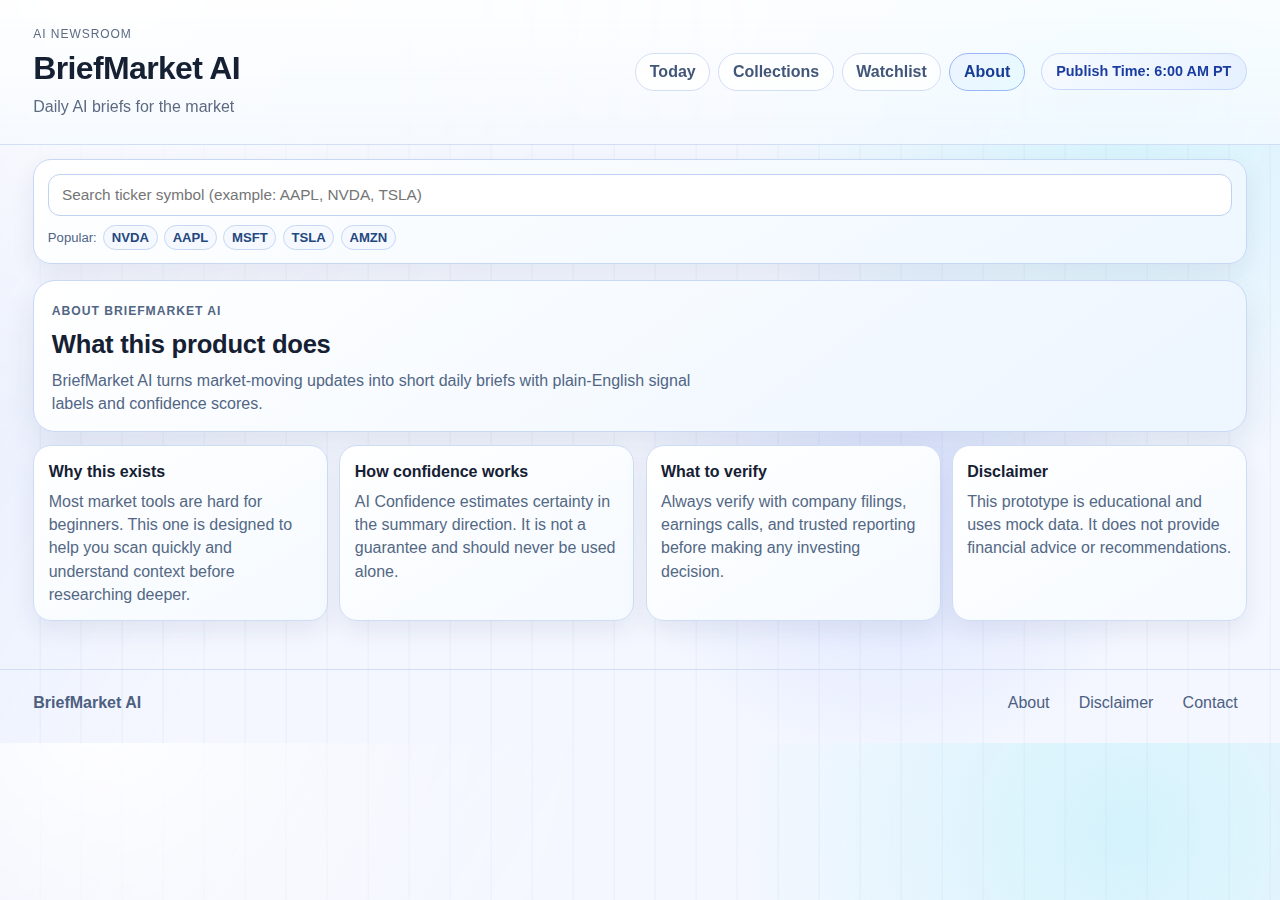
<file: frontend/about.html>
<!-- Open index.html in a browser. -->
<!doctype html>
<html lang="en">
  <head>
    <meta charset="UTF-8" />
    <meta name="viewport" content="width=device-width, initial-scale=1.0" />
    <title>BriefMarket AI - About</title>
    <link rel="stylesheet" href="styles.css" />
  </head>
  <body>
    <header class="site-header">
      <div class="site-header__brand">
        <p class="site-header__kicker">AI Newsroom</p>
        <h1>BriefMarket AI</h1>
        <p>Daily AI briefs for the market</p>
      </div>

      <nav class="site-nav" aria-label="Primary navigation">
        <a href="index.html">Today</a>
        <a href="collections.html">Collections</a>
        <a href="watchlist.html">Watchlist</a>
        <a href="about.html" aria-current="page">About</a>
      </nav>

      <p class="publish-badge" aria-label="Daily publish time">Publish Time: 6:00 AM PT</p>
    </header>

    <section class="ticker-search" aria-label="Search tickers">
      <label class="sr-only" for="ticker-search">Search tickers</label>
      <input id="ticker-search" type="search" placeholder="Search ticker symbol (example: AAPL, NVDA, TSLA)" />
      <div class="ticker-search__chips" aria-hidden="true">
        <span>Popular:</span>
        <span class="ticker-chip">NVDA</span>
        <span class="ticker-chip">AAPL</span>
        <span class="ticker-chip">MSFT</span>
        <span class="ticker-chip">TSLA</span>
        <span class="ticker-chip">AMZN</span>
      </div>
    </section>

    <main class="page-main" id="about">
      <section class="page-hero">
        <p class="page-hero__kicker">About BriefMarket AI</p>
        <h2>What this product does</h2>
        <p>BriefMarket AI turns market-moving updates into short daily briefs with plain-English signal labels and confidence scores.</p>
      </section>

      <section class="simple-grid" aria-label="About details">
        <article class="simple-card">
          <h3>Why this exists</h3>
          <p>Most market tools are hard for beginners. This one is designed to help you scan quickly and understand context before researching deeper.</p>
        </article>
        <article class="simple-card">
          <h3>How confidence works</h3>
          <p>AI Confidence estimates certainty in the summary direction. It is not a guarantee and should never be used alone.</p>
        </article>
        <article class="simple-card">
          <h3>What to verify</h3>
          <p>Always verify with company filings, earnings calls, and trusted reporting before making any investing decision.</p>
        </article>
        <article class="simple-card">
          <h3>Disclaimer</h3>
          <p>This prototype is educational and uses mock data. It does not provide financial advice or recommendations.</p>
        </article>
      </section>
    </main>

    <footer class="site-footer">
      <p>BriefMarket AI</p>
      <nav aria-label="Footer links">
        <a href="about.html" aria-current="page">About</a>
        <a href="#">Disclaimer</a>
        <a href="#">Contact</a>
      </nav>
    </footer>
  </body>
</html>
</file>
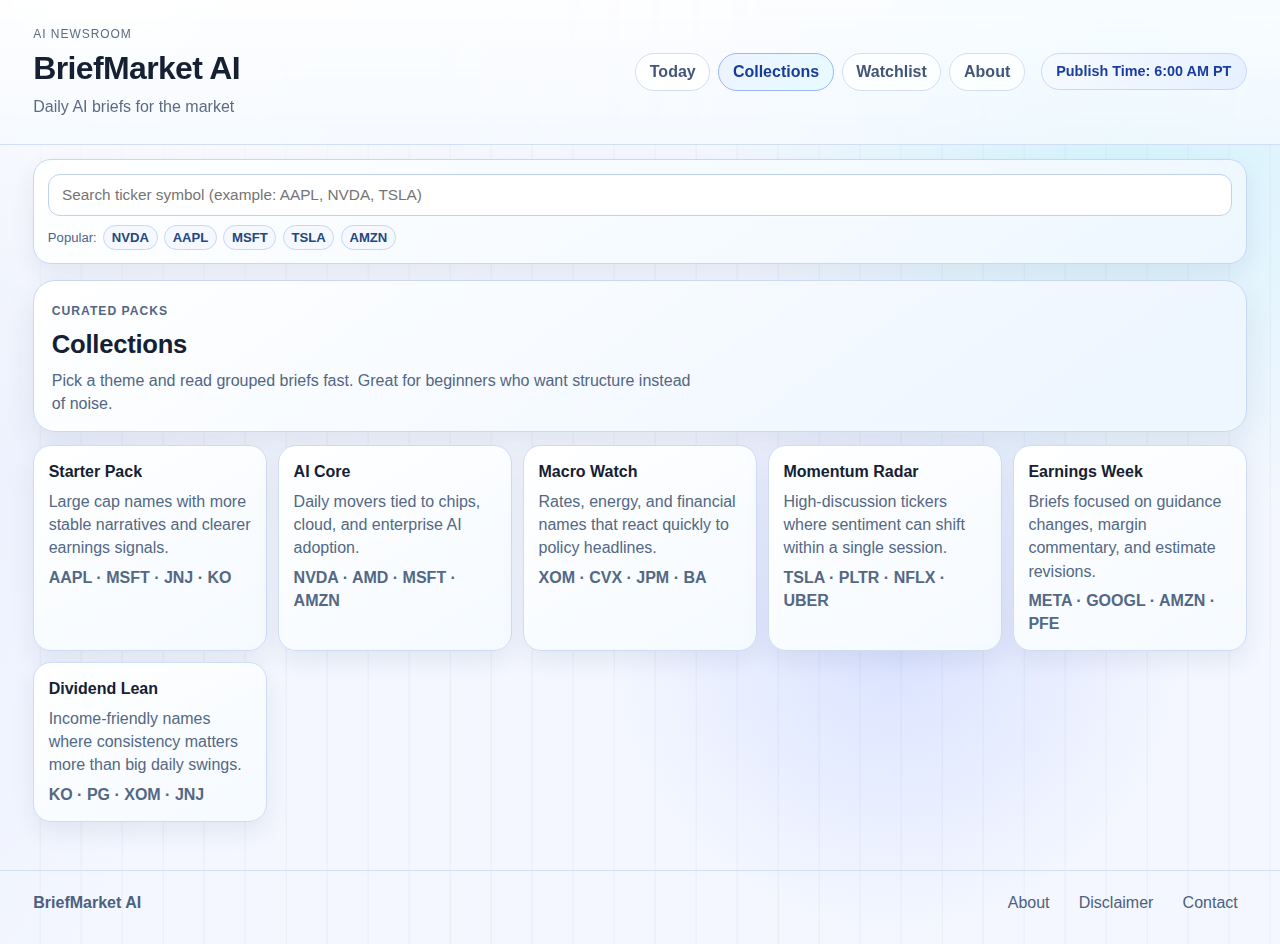
<file: frontend/collections.html>
<!-- Open index.html in a browser. -->
<!doctype html>
<html lang="en">
  <head>
    <meta charset="UTF-8" />
    <meta name="viewport" content="width=device-width, initial-scale=1.0" />
    <title>BriefMarket AI - Collections</title>
    <link rel="stylesheet" href="styles.css" />
  </head>
  <body>
    <header class="site-header">
      <div class="site-header__brand">
        <p class="site-header__kicker">AI Newsroom</p>
        <h1>BriefMarket AI</h1>
        <p>Daily AI briefs for the market</p>
      </div>

      <nav class="site-nav" aria-label="Primary navigation">
        <a href="index.html">Today</a>
        <a href="collections.html" aria-current="page">Collections</a>
        <a href="watchlist.html">Watchlist</a>
        <a href="about.html">About</a>
      </nav>

      <p class="publish-badge" aria-label="Daily publish time">Publish Time: 6:00 AM PT</p>
    </header>

    <section class="ticker-search" aria-label="Search tickers">
      <label class="sr-only" for="ticker-search">Search tickers</label>
      <input id="ticker-search" type="search" placeholder="Search ticker symbol (example: AAPL, NVDA, TSLA)" />
      <div class="ticker-search__chips" aria-hidden="true">
        <span>Popular:</span>
        <span class="ticker-chip">NVDA</span>
        <span class="ticker-chip">AAPL</span>
        <span class="ticker-chip">MSFT</span>
        <span class="ticker-chip">TSLA</span>
        <span class="ticker-chip">AMZN</span>
      </div>
    </section>

    <main class="page-main" id="collections">
      <section class="page-hero">
        <p class="page-hero__kicker">Curated Packs</p>
        <h2>Collections</h2>
        <p>Pick a theme and read grouped briefs fast. Great for beginners who want structure instead of noise.</p>
      </section>

      <section class="simple-grid" aria-label="Collections grid">
        <article class="simple-card">
          <h3>Starter Pack</h3>
          <p>Large cap names with more stable narratives and clearer earnings signals.</p>
          <p class="simple-meta">AAPL · MSFT · JNJ · KO</p>
        </article>
        <article class="simple-card">
          <h3>AI Core</h3>
          <p>Daily movers tied to chips, cloud, and enterprise AI adoption.</p>
          <p class="simple-meta">NVDA · AMD · MSFT · AMZN</p>
        </article>
        <article class="simple-card">
          <h3>Macro Watch</h3>
          <p>Rates, energy, and financial names that react quickly to policy headlines.</p>
          <p class="simple-meta">XOM · CVX · JPM · BA</p>
        </article>
        <article class="simple-card">
          <h3>Momentum Radar</h3>
          <p>High-discussion tickers where sentiment can shift within a single session.</p>
          <p class="simple-meta">TSLA · PLTR · NFLX · UBER</p>
        </article>
        <article class="simple-card">
          <h3>Earnings Week</h3>
          <p>Briefs focused on guidance changes, margin commentary, and estimate revisions.</p>
          <p class="simple-meta">META · GOOGL · AMZN · PFE</p>
        </article>
        <article class="simple-card">
          <h3>Dividend Lean</h3>
          <p>Income-friendly names where consistency matters more than big daily swings.</p>
          <p class="simple-meta">KO · PG · XOM · JNJ</p>
        </article>
      </section>
    </main>

    <footer class="site-footer">
      <p>BriefMarket AI</p>
      <nav aria-label="Footer links">
        <a href="about.html">About</a>
        <a href="#">Disclaimer</a>
        <a href="#">Contact</a>
      </nav>
    </footer>
  </body>
</html>
</file>
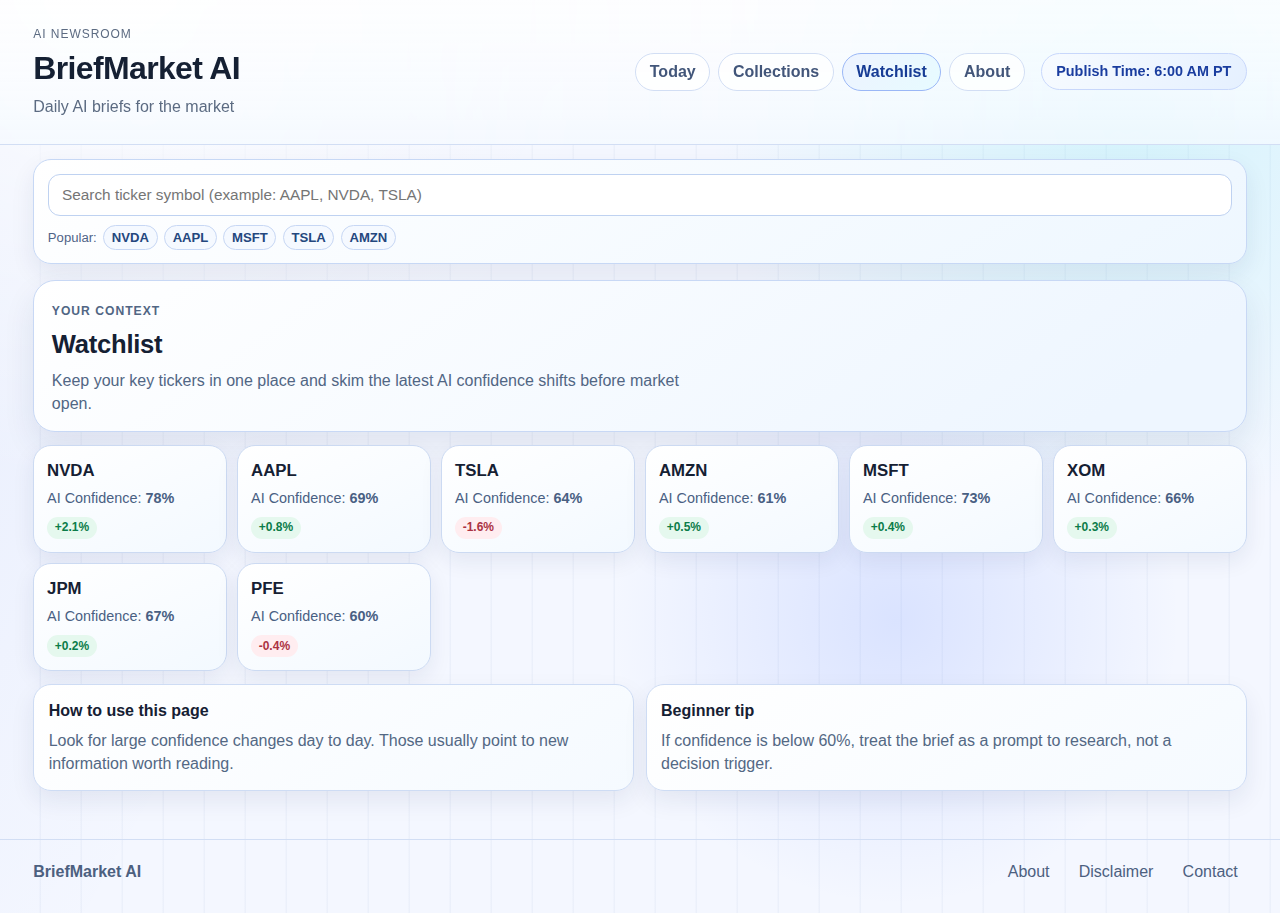
<file: frontend/watchlist.html>
<!-- Open index.html in a browser. -->
<!doctype html>
<html lang="en">
  <head>
    <meta charset="UTF-8" />
    <meta name="viewport" content="width=device-width, initial-scale=1.0" />
    <title>BriefMarket AI - Watchlist</title>
    <link rel="stylesheet" href="styles.css" />
  </head>
  <body>
    <header class="site-header">
      <div class="site-header__brand">
        <p class="site-header__kicker">AI Newsroom</p>
        <h1>BriefMarket AI</h1>
        <p>Daily AI briefs for the market</p>
      </div>

      <nav class="site-nav" aria-label="Primary navigation">
        <a href="index.html">Today</a>
        <a href="collections.html">Collections</a>
        <a href="watchlist.html" aria-current="page">Watchlist</a>
        <a href="about.html">About</a>
      </nav>

      <p class="publish-badge" aria-label="Daily publish time">Publish Time: 6:00 AM PT</p>
    </header>

    <section class="ticker-search" aria-label="Search tickers">
      <label class="sr-only" for="ticker-search">Search tickers</label>
      <input id="ticker-search" type="search" placeholder="Search ticker symbol (example: AAPL, NVDA, TSLA)" />
      <div class="ticker-search__chips" aria-hidden="true">
        <span>Popular:</span>
        <span class="ticker-chip">NVDA</span>
        <span class="ticker-chip">AAPL</span>
        <span class="ticker-chip">MSFT</span>
        <span class="ticker-chip">TSLA</span>
        <span class="ticker-chip">AMZN</span>
      </div>
    </section>

    <main class="page-main" id="watchlist">
      <section class="page-hero">
        <p class="page-hero__kicker">Your Context</p>
        <h2>Watchlist</h2>
        <p>Keep your key tickers in one place and skim the latest AI confidence shifts before market open.</p>
      </section>

      <section class="watchlist-board" aria-label="Watchlist overview">
        <article class="watch-item"><h3>NVDA</h3><p>AI Confidence: <strong>78%</strong></p><span class="pill pill--up">+2.1%</span></article>
        <article class="watch-item"><h3>AAPL</h3><p>AI Confidence: <strong>69%</strong></p><span class="pill pill--up">+0.8%</span></article>
        <article class="watch-item"><h3>TSLA</h3><p>AI Confidence: <strong>64%</strong></p><span class="pill pill--down">-1.6%</span></article>
        <article class="watch-item"><h3>AMZN</h3><p>AI Confidence: <strong>61%</strong></p><span class="pill pill--up">+0.5%</span></article>
        <article class="watch-item"><h3>MSFT</h3><p>AI Confidence: <strong>73%</strong></p><span class="pill pill--up">+0.4%</span></article>
        <article class="watch-item"><h3>XOM</h3><p>AI Confidence: <strong>66%</strong></p><span class="pill pill--up">+0.3%</span></article>
        <article class="watch-item"><h3>JPM</h3><p>AI Confidence: <strong>67%</strong></p><span class="pill pill--up">+0.2%</span></article>
        <article class="watch-item"><h3>PFE</h3><p>AI Confidence: <strong>60%</strong></p><span class="pill pill--down">-0.4%</span></article>
      </section>

      <section class="simple-grid" aria-label="Watchlist tips">
        <article class="simple-card">
          <h3>How to use this page</h3>
          <p>Look for large confidence changes day to day. Those usually point to new information worth reading.</p>
        </article>
        <article class="simple-card">
          <h3>Beginner tip</h3>
          <p>If confidence is below 60%, treat the brief as a prompt to research, not a decision trigger.</p>
        </article>
      </section>
    </main>

    <footer class="site-footer">
      <p>BriefMarket AI</p>
      <nav aria-label="Footer links">
        <a href="about.html">About</a>
        <a href="#">Disclaimer</a>
        <a href="#">Contact</a>
      </nav>
    </footer>
  </body>
</html>
</file>
<file: frontend/styles.css>
/* =========================================================
   BriefMarket AI - Editorial Fintech Prototype (No JS)
   ========================================================= */

:root {
  --bg: #f4f7ff;
  --bg-soft: #edf3ff;
  --surface: #ffffff;
  --surface-alt: #f4f8ff;
  --text: #152033;
  --muted: #5c6b82;
  --line: #d2def4;
  --line-strong: #b8c8e8;
  --primary: #1f4ed8;
  --primary-soft: #e7efff;
  --accent: #18a0a6;
  --accent-soft: #e9fbfd;
  --good: #0f9a5d;
  --bad: #ce3f4f;
  --warn: #a36a00;
  --radius-lg: 24px;
  --radius-md: 18px;
  --radius-sm: 12px;
  --shadow-soft: 0 14px 32px rgba(22, 44, 90, 0.09);
}

* {
  box-sizing: border-box;
}

html,
body {
  margin: 0;
  padding: 0;
}

body {
  font-family: -apple-system, BlinkMacSystemFont, "Segoe UI", Roboto, Helvetica, Arial, sans-serif;
  color: var(--text);
  line-height: 1.45;
  background:
    radial-gradient(circle at 8% -5%, #ffffff, transparent 35%),
    radial-gradient(circle at 88% 12%, rgba(137, 233, 245, 0.3), transparent 30%),
    radial-gradient(circle at 70% 68%, rgba(100, 136, 255, 0.18), transparent 26%),
    linear-gradient(120deg, rgba(31, 78, 216, 0.06), transparent 35%),
    repeating-linear-gradient(
      90deg,
      transparent 0,
      transparent 39px,
      rgba(133, 157, 198, 0.08) 40px,
      rgba(133, 157, 198, 0.08) 41px
    ),
    var(--bg);
}

a {
  color: inherit;
  text-decoration: none;
}

a:focus-visible,
button:focus-visible,
input:focus-visible,
label:focus-visible {
  outline: 3px solid var(--primary);
  outline-offset: 2px;
}

.sr-only {
  position: absolute;
  width: 1px;
  height: 1px;
  padding: 0;
  margin: -1px;
  overflow: hidden;
  clip: rect(0, 0, 0, 0);
  white-space: nowrap;
  border: 0;
}

.site-header {
  display: grid;
  gap: 1rem;
  padding: clamp(1rem, 2vw, 1.6rem) clamp(1rem, 2.6vw, 2.8rem);
  border-bottom: 1px solid var(--line);
  background: linear-gradient(180deg, rgba(255, 255, 255, 0.8), rgba(245, 250, 255, 0.74));
  backdrop-filter: blur(4px);
}

.site-header__kicker {
  margin: 0;
  font-size: 0.75rem;
  letter-spacing: 0.08em;
  text-transform: uppercase;
  color: var(--muted);
}

.site-header h1 {
  margin: 0.15rem 0 0;
  font-size: clamp(1.5rem, 2.7vw, 2rem);
  letter-spacing: -0.02em;
}

.site-header__brand p:last-child {
  margin: 0.2rem 0 0;
  color: var(--muted);
}

.site-nav {
  display: flex;
  flex-wrap: wrap;
  gap: 0.5rem;
  align-items: center;
}

.site-nav a {
  border: 1px solid var(--line);
  border-radius: 999px;
  padding: 0.4rem 0.85rem;
  font-weight: 600;
  color: #42567a;
  background: rgba(255, 255, 255, 0.7);
}

.site-nav a:hover {
  background: #fff;
  border-color: #a9c0ef;
  color: #1f3a6e;
}

.site-nav a[aria-current="page"] {
  color: #173c95;
  border-color: #9ab7f6;
  background: linear-gradient(130deg, #edf3ff, #e7fbff);
}

.publish-badge {
  justify-self: start;
  margin: 0;
  background: linear-gradient(120deg, #f7fbff, #e5f0ff);
  color: #1a3d9f;
  border: 1px solid #c8d7fb;
  border-radius: 999px;
  padding: 0.45rem 0.9rem;
  font-weight: 700;
  font-size: 0.9rem;
}

.layout {
  display: grid;
  gap: 1.2rem;
  padding: 1rem clamp(1rem, 2.6vw, 2.8rem) 2rem;
}

.ticker-search {
  margin: 0.9rem clamp(1rem, 2.6vw, 2.8rem) 0;
  background: linear-gradient(150deg, #ffffff, #eef7ff);
  border: 1px solid #c7d8f5;
  border-radius: 18px;
  box-shadow: 0 10px 24px rgba(22, 44, 90, 0.08);
  padding: 0.85rem;
}

.ticker-search input[type="search"] {
  width: 100%;
  border: 1px solid #bfd2f1;
  border-radius: 12px;
  padding: 0.7rem 0.82rem;
  background: #fff;
  color: var(--text);
  font-size: 0.96rem;
}

.ticker-search__chips {
  margin-top: 0.55rem;
  display: flex;
  flex-wrap: wrap;
  gap: 0.4rem;
  align-items: center;
  color: #4f6487;
  font-size: 0.82rem;
}

.ticker-chip {
  border: 1px solid #c7d7f4;
  border-radius: 999px;
  background: #f5f9ff;
  color: #24477e;
  font-weight: 700;
  padding: 0.12rem 0.48rem;
}

.page-main {
  padding: 1rem clamp(1rem, 2.6vw, 2.8rem) 2rem;
}

.page-hero {
  background: linear-gradient(145deg, #ffffff, #eef6ff 88%);
  border: 1px solid #c8d8f5;
  border-radius: 22px;
  box-shadow: var(--shadow-soft);
  padding: 1rem 1.1rem;
}

.page-hero__kicker {
  margin: 0;
  font-size: 0.76rem;
  font-weight: 700;
  letter-spacing: 0.08em;
  text-transform: uppercase;
  color: #4b6188;
}

.page-hero h2 {
  margin: 0.35rem 0 0;
  font-size: clamp(1.35rem, 2vw, 1.8rem);
  letter-spacing: -0.01em;
}

.page-hero p {
  margin: 0.35rem 0 0;
  color: #516684;
  max-width: 72ch;
}

.simple-grid {
  margin-top: 0.8rem;
  display: grid;
  gap: 0.7rem;
  grid-template-columns: repeat(auto-fit, minmax(220px, 1fr));
}

.simple-card {
  background: linear-gradient(150deg, #ffffff, #f5faff);
  border: 1px solid #cedcf4;
  border-radius: 18px;
  box-shadow: 0 10px 24px rgba(22, 44, 90, 0.08);
  padding: 0.9rem;
}

.simple-card h3 {
  margin: 0;
  font-size: 1rem;
}

.simple-card p {
  margin: 0.4rem 0 0;
  color: #536884;
}

.simple-meta {
  font-weight: 700;
  color: #2f4a79;
}

.watchlist-board {
  margin-top: 0.8rem;
  display: grid;
  gap: 0.65rem;
  grid-template-columns: repeat(auto-fit, minmax(170px, 1fr));
}

.watch-item {
  background: linear-gradient(155deg, #ffffff, #f3f9ff);
  border: 1px solid #ccdaf2;
  border-radius: 18px;
  padding: 0.8rem;
  box-shadow: 0 8px 22px rgba(22, 44, 90, 0.08);
}

.watch-item h3,
.watch-item p {
  margin: 0;
}

.watch-item h3 {
  font-size: 1.05rem;
}

.watch-item p {
  margin-top: 0.32rem;
  color: #496083;
  font-size: 0.9rem;
}

.watch-item .pill {
  margin-top: 0.5rem;
  display: inline-block;
}

.feed-area {
  min-width: 0;
}

.onboarding {
  display: flex;
  gap: 1rem;
  flex-wrap: wrap;
  justify-content: space-between;
  align-items: center;
  background: linear-gradient(145deg, #ffffff 20%, #f0f7ff 85%);
  border: 1px solid #c6d7fb;
  border-radius: var(--radius-lg);
  box-shadow: var(--shadow-soft);
  padding: 1rem;
}

.onboarding h2 {
  margin: 0;
  font-size: 1.16rem;
  letter-spacing: -0.01em;
}

.onboarding p {
  margin: 0.25rem 0 0;
  color: var(--muted);
}

.beginner-control label {
  cursor: pointer;
  border: 1px solid #aac4ff;
  color: #153a97;
  background: linear-gradient(140deg, #edf3ff, #dff0ff);
  border-radius: 999px;
  padding: 0.5rem 0.9rem;
  font-weight: 700;
  box-shadow: 0 6px 16px rgba(42, 85, 190, 0.16);
  transition: transform 140ms ease, box-shadow 140ms ease;
}

.beginner-control label:hover {
  transform: translateY(-1px);
  box-shadow: 0 10px 20px rgba(42, 85, 190, 0.2);
}

.beginner-panel {
  display: none;
  margin-top: 0.8rem;
  padding: 0.95rem 1rem;
  border: 1px solid #bcd3fb;
  background: linear-gradient(145deg, #f4f8ff, #ecfcff);
  border-radius: var(--radius-md);
}

#beginner-mode:checked ~ .beginner-panel {
  display: block;
}

.beginner-panel h3 {
  margin: 0;
  font-size: 1rem;
}

.beginner-panel p {
  margin: 0.45rem 0 0;
  color: #30425d;
}

.feed-controls {
  margin-top: 0.8rem;
  background: linear-gradient(160deg, #ffffff 10%, #f4f9ff 100%);
  border: 1px solid #c8d8f5;
  border-radius: var(--radius-lg);
  box-shadow: var(--shadow-soft);
  padding: 1rem;
}

.feed-controls input[type="search"] {
  width: 100%;
  border: 1px solid #c2d3f1;
  border-radius: 12px;
  padding: 0.7rem 0.85rem;
  font-size: 0.98rem;
  color: var(--text);
  background: #fff;
}

.chip-row {
  margin-top: 0.75rem;
  display: flex;
  flex-wrap: wrap;
  gap: 0.45rem;
}

.chip {
  border: 1px solid #cad8f3;
  background: #fdfefe;
  color: #33425c;
  border-radius: 999px;
  padding: 0.35rem 0.72rem;
  font-size: 0.82rem;
  font-weight: 600;
}

.chip:hover,
.chip--active {
  border-color: #a8c0f8;
  background: linear-gradient(120deg, #edf2ff, #e8fbff);
  color: #2048b0;
}

.view-toggle {
  margin-top: 0.8rem;
  display: inline-flex;
  border: 1px solid #c6d6f5;
  background: linear-gradient(120deg, #edf3ff, #eefaff);
  border-radius: 999px;
  padding: 0.2rem;
  gap: 0.25rem;
}

.view-toggle label {
  cursor: pointer;
  padding: 0.35rem 0.8rem;
  border-radius: 999px;
  font-size: 0.82rem;
  font-weight: 700;
  color: #3b4f72;
}

#view-cards:checked ~ label[for="view-cards"],
#view-compact:checked ~ label[for="view-compact"] {
  background: #fff;
  border: 1px solid var(--line);
  color: #11264f;
}

.edition-divider {
  margin-top: 0.9rem;
  display: flex;
  justify-content: space-between;
  align-items: end;
  border-bottom: 1px solid #cddaf2;
  padding: 0.2rem 0.1rem 0.45rem;
}

.edition-divider h2,
.edition-divider p {
  margin: 0;
}

.edition-divider h2 {
  font-size: 1.03rem;
}

.edition-divider p {
  font-size: 0.87rem;
  font-weight: 700;
  color: #43587d;
}

.edition-divider--yesterday {
  margin-top: 1.2rem;
}

.article-feed {
  margin-top: 0.75rem;
  display: grid;
  gap: 0.75rem;
}

.article {
  background: linear-gradient(160deg, #ffffff 0%, #f8fbff 100%);
  border: 1px solid #ccdaf3;
  border-radius: 20px;
  box-shadow: var(--shadow-soft);
  padding: 0.9rem 1rem;
  transition: border-color 180ms ease, transform 180ms ease, box-shadow 180ms ease;
}

.article:hover {
  border-color: #a8c1f4;
  transform: translateY(-3px);
  box-shadow: 0 16px 30px rgba(18, 37, 78, 0.14);
}

.article--hero {
  border-radius: 24px;
  padding: 1.15rem 1.2rem;
  background:
    radial-gradient(circle at 85% 12%, rgba(126, 239, 250, 0.28), transparent 34%),
    linear-gradient(145deg, #ffffff, #ecf5ff 64%);
  border-color: #b7ccfa;
}

.article--hero h3 {
  font-size: clamp(1.25rem, 2vw, 1.6rem);
}

.article__meta {
  margin: 0;
  font-size: 0.8rem;
  color: #496288;
  display: flex;
  flex-wrap: wrap;
  align-items: center;
  gap: 0.4rem;
}

.article__dot {
  color: #92a2bf;
}

.article__tag,
.article__sector {
  border: 1px solid #cfdbef;
  background: #f5f9ff;
  border-radius: 999px;
  padding: 0.12rem 0.5rem;
  font-weight: 700;
  color: #26406f;
}

.article__sector {
  color: #4a4d6d;
}

.article h3 {
  margin: 0.45rem 0 0;
  font-size: 1.06rem;
  line-height: 1.28;
  letter-spacing: -0.01em;
}

.article__summary {
  margin: 0.48rem 0 0;
  color: var(--muted);
}

.article__signals {
  margin: 0.6rem 0 0;
  display: flex;
  flex-wrap: wrap;
  gap: 0.45rem;
  align-items: center;
}

.signal,
.confidence {
  border-radius: 999px;
  padding: 0.22rem 0.62rem;
  font-size: 0.77rem;
  font-weight: 700;
}

.signal--bull {
  color: #0d7f4c;
  background: #e6f8ef;
  border: 1px solid #baecd2;
}

.signal--bear {
  color: #a5303f;
  background: #ffedf0;
  border: 1px solid #f8ccd4;
}

.signal--mixed {
  color: #815100;
  background: #fff6e4;
  border: 1px solid #ffe2a8;
}

.confidence {
  color: #153f9f;
  background: linear-gradient(125deg, #e7f0ff, #e2fbff);
  border: 1px solid #bdd2ff;
}

.expand-label {
  display: inline-block;
  margin-top: 0.62rem;
  cursor: pointer;
  font-size: 0.82rem;
  font-weight: 700;
  color: #234aac;
  background: #eef3ff;
  border: 1px solid #c8d7f4;
  border-radius: 999px;
  padding: 0.24rem 0.58rem;
}

.expand-label:hover {
  background: #e6efff;
}

.article__details {
  display: none;
  margin-top: 0.6rem;
  border-top: 1px solid #d2ddf1;
  padding-top: 0.6rem;
}

.article__details ul {
  margin: 0;
  padding-left: 1rem;
  color: #2e405e;
}

.article__details li + li {
  margin-top: 0.25rem;
}

.article__details p {
  margin: 0.5rem 0 0;
  color: #3a4e71;
  font-size: 0.9rem;
}

.sources span {
  display: inline-block;
  margin-right: 0.35rem;
  margin-top: 0.2rem;
  border: 1px solid #ccd9ef;
  border-radius: 999px;
  padding: 0.1rem 0.5rem;
  background: var(--surface-alt);
  font-size: 0.78rem;
}

#expand-1:checked ~ .article__details,
#expand-2:checked ~ .article__details,
#expand-3:checked ~ .article__details,
#expand-4:checked ~ .article__details,
#expand-5:checked ~ .article__details,
#expand-6:checked ~ .article__details,
#expand-7:checked ~ .article__details,
#expand-8:checked ~ .article__details,
#expand-9:checked ~ .article__details,
#expand-10:checked ~ .article__details,
#expand-11:checked ~ .article__details,
#expand-12:checked ~ .article__details,
#expand-13:checked ~ .article__details,
#expand-14:checked ~ .article__details,
#expand-15:checked ~ .article__details,
#expand-16:checked ~ .article__details,
#expand-17:checked ~ .article__details {
  display: block;
}

#view-compact:checked ~ .edition-divider + .article-feed .article,
#view-compact:checked ~ .edition-divider + .article-feed + .edition-divider + .article-feed .article {
  padding: 0.65rem 0.8rem;
  border-radius: 14px;
}

#view-compact:checked ~ .edition-divider + .article-feed .article__summary,
#view-compact:checked ~ .edition-divider + .article-feed + .edition-divider + .article-feed .article__summary,
#view-compact:checked ~ .edition-divider + .article-feed .expand-label,
#view-compact:checked ~ .edition-divider + .article-feed + .edition-divider + .article-feed .expand-label,
#view-compact:checked ~ .edition-divider + .article-feed .article__details,
#view-compact:checked ~ .edition-divider + .article-feed + .edition-divider + .article-feed .article__details {
  display: none;
}

.context {
  display: grid;
  gap: 0.75rem;
}

.context-card {
  background: linear-gradient(165deg, #ffffff, #f6faff);
  border: 1px solid #cddaf3;
  border-radius: 20px;
  box-shadow: var(--shadow-soft);
  padding: 0.9rem;
}

.context-card h2,
.context-card h3,
.context-card p {
  margin: 0;
}

.context-card p {
  margin-top: 0.35rem;
  color: var(--muted);
}

.watchlist,
.trend-list,
.sector-list {
  list-style: none;
  margin: 0.65rem 0 0;
  padding: 0;
}

.watchlist li {
  display: flex;
  justify-content: space-between;
  align-items: center;
  padding: 0.35rem 0;
  border-bottom: 1px solid #ebf0f9;
  font-weight: 600;
}

.watchlist li:last-child {
  border-bottom: 0;
}

.pill {
  border-radius: 999px;
  padding: 0.14rem 0.48rem;
  font-size: 0.75rem;
  font-weight: 700;
}

.pill--up {
  color: #0b7c49;
  background: #e5f8ee;
}

.pill--down {
  color: #ac3242;
  background: #ffedf0;
}

.trend-list,
.sector-list {
  display: flex;
  flex-wrap: wrap;
  gap: 0.35rem;
}

.trend-list li,
.sector-list li {
  border: 1px solid #ccdbf3;
  border-radius: 999px;
  padding: 0.15rem 0.5rem;
  font-size: 0.78rem;
  color: #374965;
  background: var(--surface-alt);
}

.quick-start {
  margin-top: 0.8rem;
  display: grid;
  gap: 0.6rem;
  grid-template-columns: repeat(auto-fit, minmax(190px, 1fr));
}

.quick-start__item {
  background: linear-gradient(140deg, #ffffff, #f3f9ff);
  border: 1px solid #cfdcf4;
  border-radius: 18px;
  padding: 0.8rem;
  box-shadow: 0 8px 20px rgba(32, 64, 126, 0.08);
}

.quick-start__item h3 {
  margin: 0;
  font-size: 0.92rem;
  letter-spacing: -0.01em;
}

.quick-start__item p {
  margin: 0.35rem 0 0;
  font-size: 0.86rem;
  color: #4b6188;
}

.confidence-mini {
  display: inline-block;
  border-radius: 999px;
  border: 1px solid #bdd2ff;
  background: linear-gradient(125deg, #e7f0ff, #e2fbff);
  color: #1644a7;
  font-weight: 700;
  padding: 0.08rem 0.4rem;
}

.context-subhead {
  margin-top: 0.65rem;
}

.disclaimer {
  font-weight: 700;
  color: #314260;
}

.site-footer {
  display: flex;
  flex-wrap: wrap;
  justify-content: space-between;
  align-items: center;
  gap: 0.75rem;
  border-top: 1px solid var(--line);
  margin-top: 1rem;
  padding: 1rem clamp(1rem, 2.6vw, 2.8rem) 1.6rem;
  color: #4c607f;
}

.site-footer p {
  margin: 0;
  font-weight: 700;
}

.site-footer nav {
  display: flex;
  gap: 0.7rem;
  flex-wrap: wrap;
}

.site-footer a {
  border-radius: 999px;
  border: 1px solid transparent;
  padding: 0.2rem 0.5rem;
}

.site-footer a:hover {
  border-color: var(--line);
  background: var(--surface);
}

@media (min-width: 1060px) {
  .site-header {
    grid-template-columns: minmax(280px, 1fr) auto auto;
    align-items: center;
  }

  .publish-badge {
    justify-self: end;
  }

  .layout {
    grid-template-columns: minmax(0, 1fr) 320px;
    align-items: start;
  }

  .context {
    position: sticky;
    top: 1rem;
  }
}

@media (max-width: 760px) {
  .onboarding {
    padding: 0.85rem;
  }

  .feed-controls {
    padding: 0.85rem;
  }

  .article {
    padding: 0.8rem;
  }

  .article h3 {
    font-size: 1rem;
  }

  .publish-badge {
    font-size: 0.82rem;
  }

  .quick-start__item {
    padding: 0.72rem;
  }

  .page-hero,
  .simple-card,
  .watch-item {
    border-radius: 16px;
  }
}

/* =========================================================
   NEW: Narrative Badge (in article meta row)
   ========================================================= */

.narrative-badge {
  border-radius: 999px;
  padding: 0.14rem 0.52rem;
  font-size: 0.72rem;
  font-weight: 700;
  letter-spacing: 0.02em;
}

.narrative-badge--strengthening {
  color: #0d7f4c;
  background: #e6f8ef;
  border: 1px solid #baecd2;
}

.narrative-badge--weakening {
  color: #a5303f;
  background: #ffedf0;
  border: 1px solid #f8ccd4;
}

.narrative-badge--reversal {
  color: #815100;
  background: #fff6e4;
  border: 1px solid #ffe2a8;
}

.narrative-badge--fresh {
  color: #153f9f;
  background: linear-gradient(125deg, #e7f0ff, #e2fbff);
  border: 1px solid #bdd2ff;
}

/* =========================================================
   NEW: Confidence Breakdown Panel
   ========================================================= */

.confidence[data-toggle] {
  cursor: pointer;
  transition: background 140ms ease, box-shadow 140ms ease;
}

.confidence[data-toggle]:hover {
  background: linear-gradient(125deg, #dce8ff, #d6f6ff);
  box-shadow: 0 2px 8px rgba(31, 78, 216, 0.15);
}

.confidence-breakdown {
  max-height: 0;
  overflow: hidden;
  transition: max-height 320ms ease, opacity 320ms ease, margin 320ms ease;
  opacity: 0;
  margin-top: 0;
  border-left: 3px solid var(--primary);
  padding: 0 0.9rem;
  background: linear-gradient(160deg, #f6f9ff, #eef8ff);
  border-radius: 0 var(--radius-sm) var(--radius-sm) 0;
}

.confidence-breakdown.is-open {
  max-height: 400px;
  opacity: 1;
  margin-top: 0.6rem;
  padding: 0.7rem 0.9rem;
}

.confidence-breakdown h4 {
  margin: 0 0 0.4rem;
  font-size: 0.82rem;
  text-transform: uppercase;
  letter-spacing: 0.06em;
  color: var(--primary);
}

.confidence-breakdown ul {
  margin: 0;
  padding: 0;
  list-style: none;
}

.confidence-breakdown li {
  padding: 0.18rem 0;
  font-size: 0.85rem;
  color: #2e405e;
}

.confidence-breakdown li + li {
  margin-top: 0.1rem;
}

.driver-pos::before {
  content: "+";
  display: inline-block;
  width: 1.1em;
  font-weight: 700;
  color: var(--good);
}

.driver-neg::before {
  content: "–";
  display: inline-block;
  width: 1.1em;
  font-weight: 700;
  color: var(--bad);
}

/* =========================================================
   NEW: Signal Flip Conditions
   ========================================================= */

.signal-flip {
  margin-top: 0.6rem;
  padding: 0.6rem 0.8rem;
  background: linear-gradient(160deg, #fffcf4, #fff8e8);
  border: 1px solid #f0dfb0;
  border-radius: var(--radius-sm);
}

.signal-flip h4 {
  margin: 0;
  font-size: 0.78rem;
  text-transform: uppercase;
  letter-spacing: 0.06em;
  color: var(--warn);
}

.signal-flip p.signal-flip__sub {
  margin: 0.1rem 0 0.35rem;
  font-size: 0.76rem;
  color: #7a6330;
}

.signal-flip ul {
  margin: 0;
  padding-left: 1rem;
}

.signal-flip li {
  font-size: 0.84rem;
  color: #4e3f1a;
}

.signal-flip li + li {
  margin-top: 0.2rem;
}

/* =========================================================
   NEW: Stock Context Snapshot
   ========================================================= */

.stock-context-toggle,
.narrative-toggle {
  display: inline-block;
  margin-top: 0.45rem;
  margin-right: 0.35rem;
  cursor: pointer;
  font-size: 0.78rem;
  font-weight: 700;
  color: #234aac;
  background: #eef3ff;
  border: 1px solid #c8d7f4;
  border-radius: 999px;
  padding: 0.22rem 0.56rem;
  transition: background 140ms ease;
}

.stock-context-toggle:hover,
.narrative-toggle:hover {
  background: #e2ebff;
}

.stock-context-panel,
.narrative-panel {
  max-height: 0;
  overflow: hidden;
  transition: max-height 320ms ease, opacity 320ms ease, margin 320ms ease, padding 320ms ease;
  opacity: 0;
  margin-top: 0;
  padding: 0 0.8rem;
}

.stock-context-panel.is-open,
.narrative-panel.is-open {
  max-height: 400px;
  opacity: 1;
  margin-top: 0.5rem;
  padding: 0.65rem 0.8rem;
}

.stock-context-panel {
  background: linear-gradient(160deg, #f4f9ff, #edf7ff);
  border: 1px solid #c8daf5;
  border-radius: var(--radius-sm);
}

.stock-context-grid {
  display: grid;
  grid-template-columns: auto 1fr;
  gap: 0.25rem 0.7rem;
  font-size: 0.84rem;
}

.stock-context-grid dt {
  font-weight: 700;
  color: #374965;
}

.stock-context-grid dd {
  margin: 0;
  color: #2e405e;
}

/* =========================================================
   NEW: Narrative Timeline
   ========================================================= */

.narrative-panel {
  background: linear-gradient(160deg, #f8f5ff, #f0f0ff);
  border: 1px solid #d0c8f0;
  border-radius: var(--radius-sm);
}

.narrative-panel h4 {
  margin: 0 0 0.35rem;
  font-size: 0.82rem;
  text-transform: uppercase;
  letter-spacing: 0.06em;
  color: #5b3eac;
}

.narrative-entries {
  margin: 0;
  padding: 0;
  list-style: none;
  border-left: 2px solid #c4b9ec;
  padding-left: 0.8rem;
}

.narrative-entries li {
  position: relative;
  padding: 0.15rem 0;
  font-size: 0.84rem;
  color: #3e3463;
}

.narrative-entries li::before {
  content: "";
  position: absolute;
  left: -0.96rem;
  top: 0.5em;
  width: 7px;
  height: 7px;
  border-radius: 50%;
  background: #8a72d6;
}

.narrative-entries li + li {
  margin-top: 0.15rem;
}

/* =========================================================
   NEW: "Explain Like I'm 15" Toggle
   ========================================================= */

.eli15-control {
  display: inline-flex;
  align-items: center;
  gap: 0.4rem;
  margin-left: 0.6rem;
}

.eli15-control label {
  cursor: pointer;
  border: 1px solid #c0b8e8;
  color: #4b2ea7;
  background: linear-gradient(140deg, #f2eeff, #e8e2ff);
  border-radius: 999px;
  padding: 0.38rem 0.72rem;
  font-weight: 700;
  font-size: 0.82rem;
  box-shadow: 0 4px 12px rgba(90, 60, 180, 0.12);
  transition: transform 140ms ease, box-shadow 140ms ease;
}

.eli15-control label:hover {
  transform: translateY(-1px);
  box-shadow: 0 8px 18px rgba(90, 60, 180, 0.18);
}

.eli15--active {
  background: linear-gradient(125deg, #f0ebff, #e6f8ff);
  border-radius: 4px;
  padding: 0.04rem 0.18rem;
  color: #3a1d8e;
}

/* =========================================================
   NEW: Filter Groups
   ========================================================= */

.filter-group {
  margin-top: 0.65rem;
}

.filter-group__label {
  display: block;
  font-size: 0.72rem;
  font-weight: 700;
  letter-spacing: 0.06em;
  text-transform: uppercase;
  color: var(--muted);
  margin-bottom: 0.3rem;
}

/* =========================================================
   NEW: Hidden article (filter)
   ========================================================= */

.article--hidden {
  display: none !important;
}
</file>
